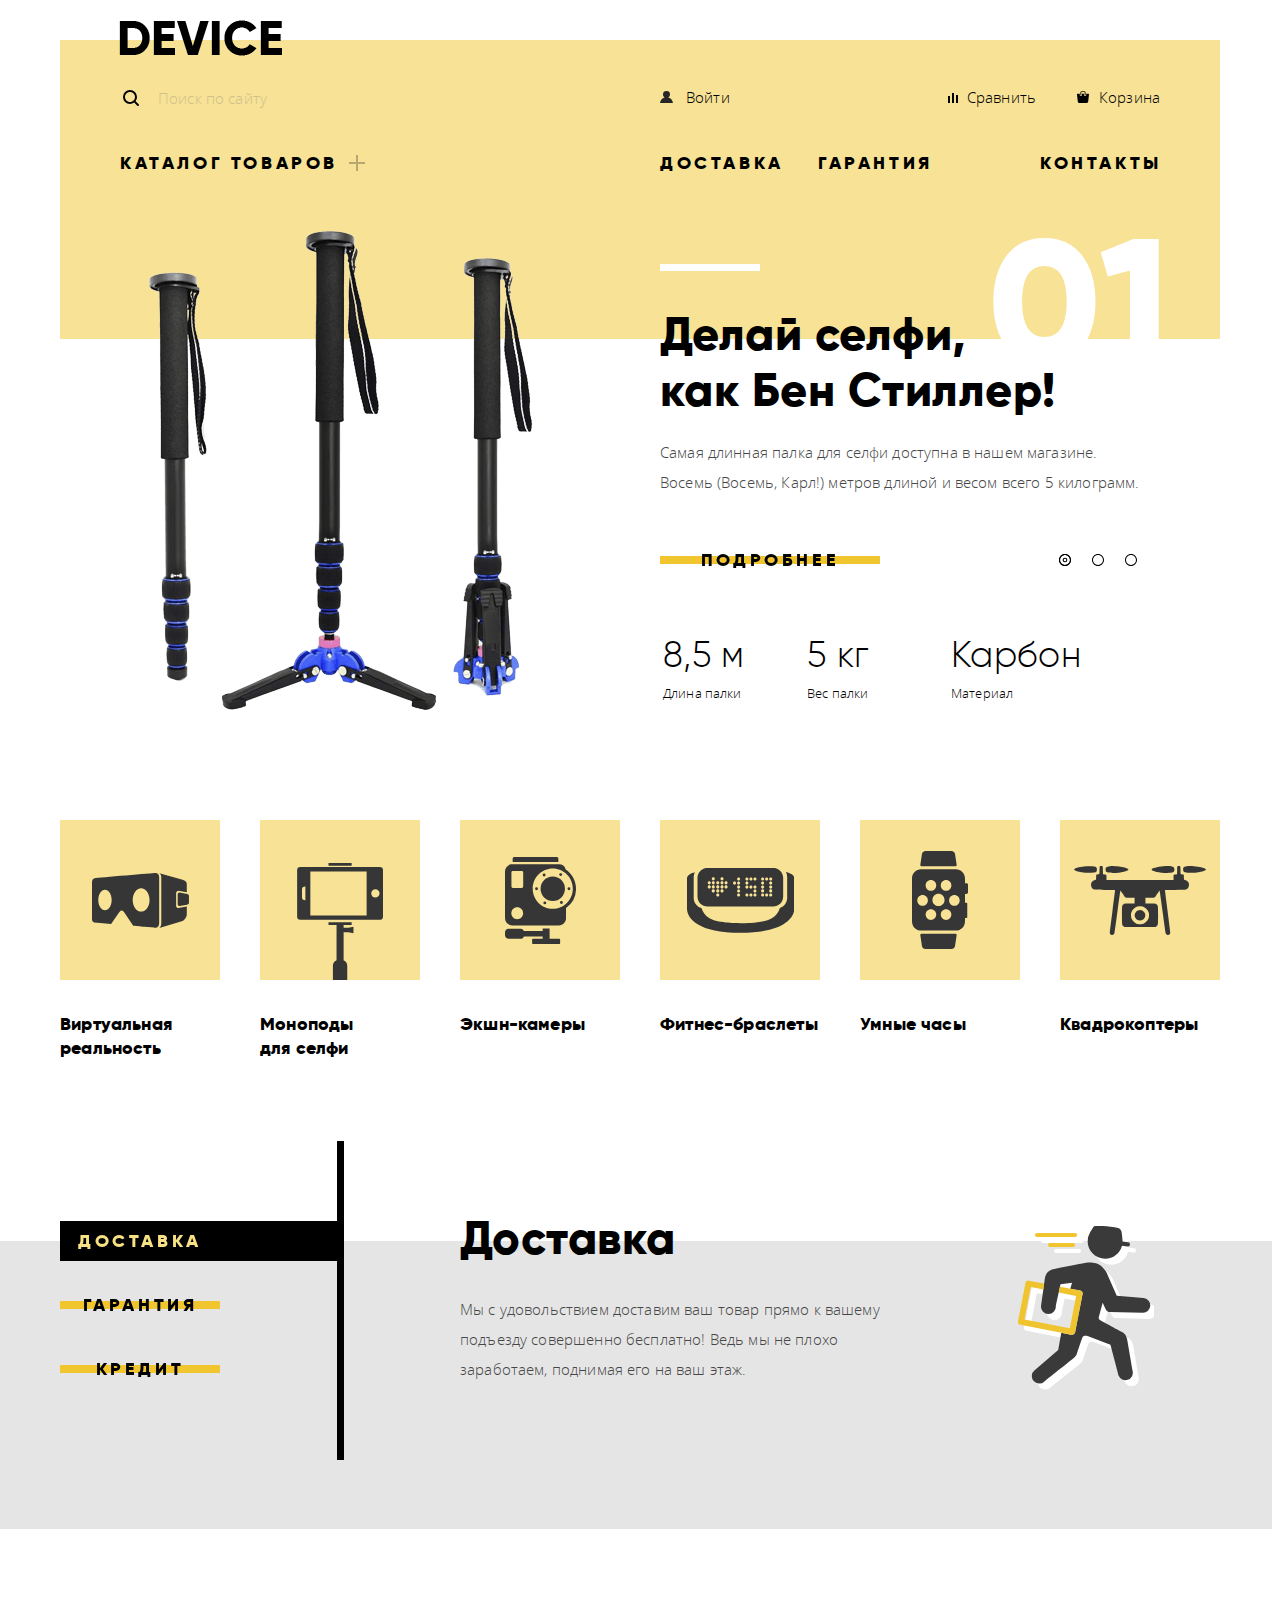
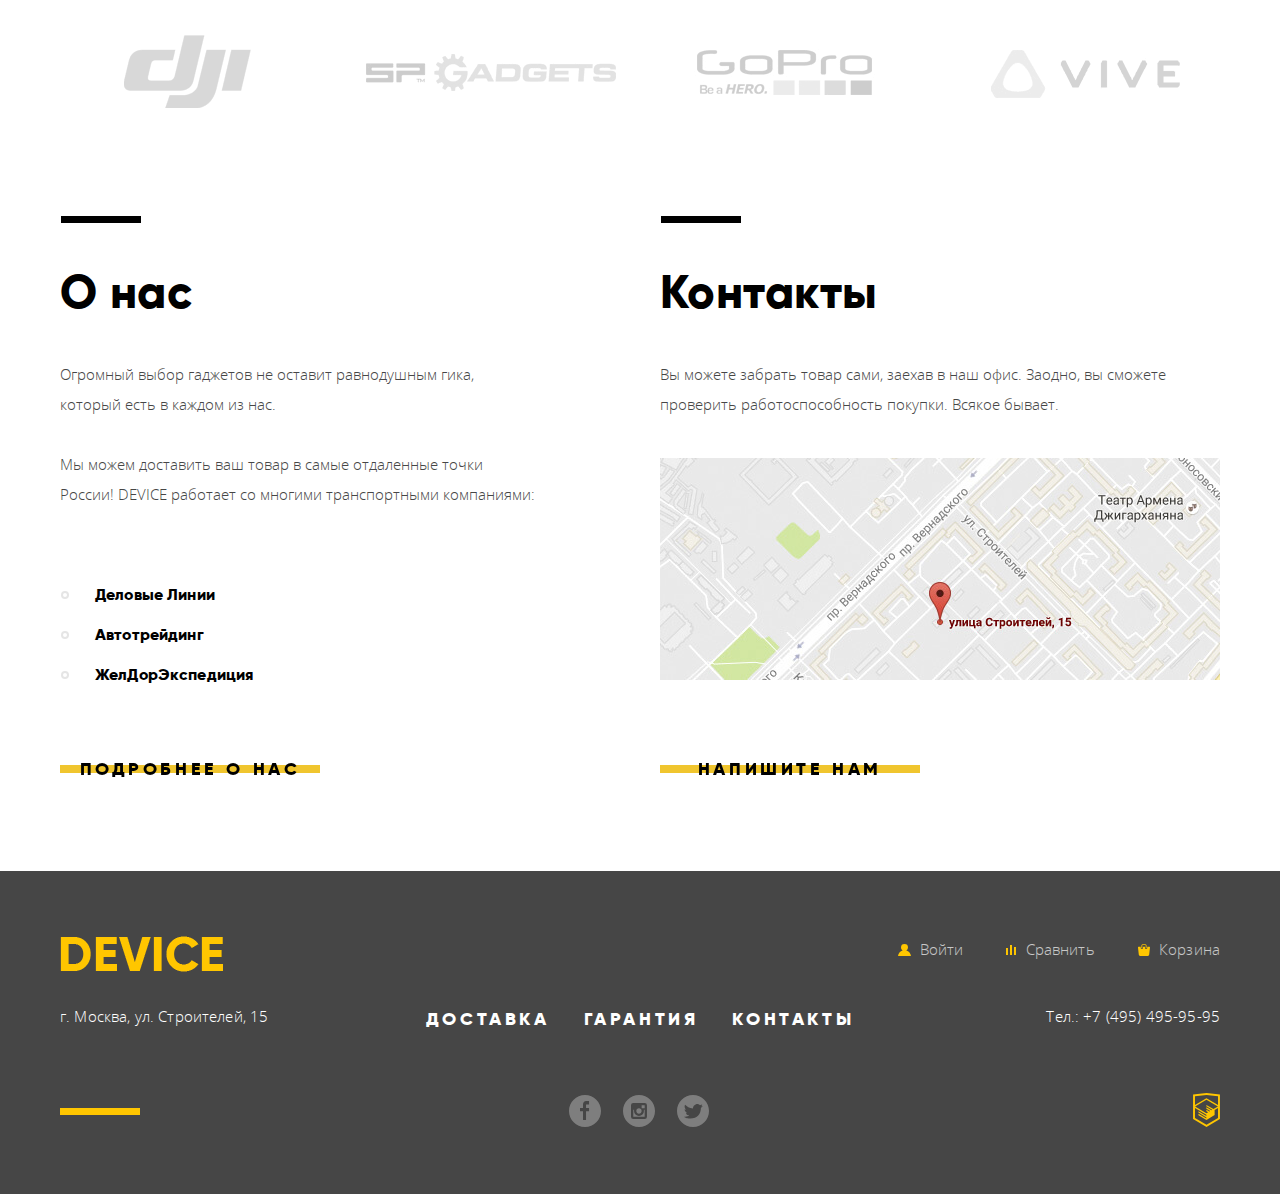
<file: index.html>
<!DOCTYPE html>
<html lang="ru">
  <head>
    <meta charset="utf-8">
    <title>Интернет-магазин DEVICE</title>
    <link rel="stylesheet" href="css/normalize.min.css">
    <link rel="stylesheet" href="css/style.min.css">
  </head>
  <body>
    <div class="container">
      <header class="main-header">
        <a class="main-header-logo">
          <img src="img/device-black-logo.png" width="163" height="36" alt="Логотип компании DEVICE">
        </a>
        <ul class="user-navigation">
          <li>
            <form class="site-search" action="https://echo.htmlacademy.ru" method="post">
              <div class="site-search-item">
                <label for="search" ><span class="visually-hidden">Поиск по сайту</span></label>
                <input id="search" class="site-search-form" type="text" name="search" placeholder="Поиск по сайту">
                <button class="button-search" type="submit">Найти</button>
              </div>
            </form>
          </li>
          <li>
            <a class="user-navigation-input" href="#">Войти</a>
          </li>
          <li>
            <a class="user-navigation-compare" href="#">Сравнить</a>
          </li>
          <li>
            <a class="user-navigation-cart" href="#">Корзина</a>
          </li>
        </ul>
        <nav class="main-navigation">
          <ul class="site-navigation">
            <li class="site-nav-item site-sub-navigation">
              <a class="header-catalog" href="#">Каталог товаров<span class="visually-hidden">+</span></a>
              <div class="sub-navigation">
                <ul class="sub-navigation-list">
                  <li class="sub-nav-item">
                    <a href="#">Виртуальная реальность</a>
                  </li>
                  <li class="sub-nav-item">
                    <a href="catalog.html">Моноподы для селфи</a>
                  </li>
                  <li class="sub-nav-item">
                    <a href="#">Экшн-камеры</a>
                  </li>
                </ul>
                <ul class="sub-navigation-list"> 
                  <li class="sub-nav-item">
                    <a href="#">Фитнес-браслеты</a>
                  </li>
                  <li class="sub-nav-item">
                    <a href="#">Умные часы</a>
                  </li>
                </ul>
                <ul class="sub-navigation-list">  
                  <li class="sub-nav-item">
                    <a href="#">Квадрокоптеры</a>
                  </li>
                </ul>
              </div>
            </li>
            <li class="site-nav-item">
              <a href="#">Доставка</a>
            </li>
            <li class="site-nav-item">
              <a href="#">Гарантия</a>
            </li>
            <li class="site-nav-item">
              <a href="#">Контакты</a>
            </li>
          </ul>
        </nav>
      </header>
    </div>

    <main>
      <div class="container">
        <h1 class="visually-hidden">Магазин DEVICE</h1>
        <section class="promo-slider">
          <h2 class="visually-hidden">Слайдер</h2>
          <input class="visually-hidden" type="radio" id="slide-1" name="toggle" checked>
          <input class="visually-hidden" type="radio" id="slide-2" name="toggle">
          <input class="visually-hidden" type="radio" id="slide-3" name="toggle">
          <div class="slider-controls">
            <label class="slider-controls-item-1" for="slide-1">Первый слайд</label>
            <label class="slider-controls-item-2" for="slide-2">Второй слайд</label>
            <label class="slider-controls-item-3" for="slide-3">Третий слайд</label>
          </div>
          <ul class="promo-slider-list">
            <li class="promo-slider-item">
              <div class="slide-image-wrapper">
                <img src="img/slider-selfie.png" width="384" height="486" alt="Селфи палка">
              </div>
              <div class="slide-info-wrapper">
                <span class="promo-slider-number">01</span>
                <p class="promo-slider-title">Делай селфи,<br>как Бен Стиллер!</p>
                <p class="promo-slider-text">Самая длинная палка для селфи доступна в нашем магазине.</p>
                <p class="promo-slider-text">Восемь (Восемь, Карл!) метров длиной и весом всего 5 килограмм.</p>
                <a class="button button-slider" href="#">Подробнее</a>
                <table class="promo-slider-table">
                  <tr class="promo-slider-table-value">
                    <td>8,5 м</td>
                    <td>5 кг</td>
                    <td>Карбон</td>
                  </tr>
                  <tr>
                    <td>Длина палки</td>
                    <td>Вес палки</td>
                    <td>Материал</td>
                  </tr>
                </table>
              </div>
            </li>
            <li class="promo-slider-item">
              <div class="slide-image-wrapper">
                <img src="img/slider-bracer.png" width="345" height="485" alt="Фитнес-браслет" >
              </div>
              <div class="slide-info-wrapper">
                <span class="promo-slider-number">02</span>
                <p class="promo-slider-title">Худеем<br>правильно!</p>
                <p class="promo-slider-text">Мотивирующие фитнес-браслеты помогут найти в себе силы не пропускать занятия и соблюдать диету</p>
                <a href="#" class="button button-slider">Подробнее</a>
                <table class="promo-slider-table">
                  <tr class="promo-slider-table-value">
                    <td>48 часов</td>
                  </tr>
                  <tr>
                    <td>Без подзарядки</td>
                  </tr>
                </table>
              </div>
            </li>
            <li class="promo-slider-item">
              <div class="slide-image-wrapper">
                <img src="img/slider-quadcopter.png" width="526" height="334" alt="Квадрокоптер">
              </div>
              <div class="slide-info-wrapper">
                <span class="promo-slider-number">03</span>
                <p class="promo-slider-title">Порхает как бабочка, жалит как пчела!</p>
                <p class="promo-slider-text">Этот обычный на первый взгляд квадрокоптер оснащен мощным лазером, замаскированным под стандартную камеру.</p>
                <a href="#" class="button button-slider">Подробнее</a>
                <table class="promo-slider-table">
                  <tr class="promo-slider-table-value">
                    <td>800 м</td>
                    <td>50 м</td>
                  </tr>
                  <tr>
                    <td>Дальность полета</td>
                    <td>Радиус поражения</td>
                  </tr>
                </table>
              </div>
            </li>
          </ul>
        </section> <!-- end .promo-slider -->
      
        <section class="categories">
          <h2 class="visually-hidden">Категории товаров</h2>	
          <ul class="categories-list">
            <li class="categories-item">
              <a class="categories-link" href="#">
                <div class="categories-svg-container">
                  <svg class="categories-link-virtual" xmlns="http://www.w3.org/2000/svg" width="97" height="55" viewBox="0 0 97 55">
                    <g fill="#363636">
                      <path d="M84.131 32.639V20.003c0-1.309 1.045-2.37 2.335-2.37l8.326 1.581V11.02c0-2.355-1.708-3.431-4.202-4.265L67.403.175c1.616 1.391 1.889 2.04 1.889 4.396V49.78c0 2.356-.45 4.066-1.967 5.21l23.265-7.065c2.401-.833 4.202-4.216 4.202-6.572V33.44l-8.326 1.567c-1.29.002-2.335-1.06-2.335-2.368z"/>
                      <path d="M95.129 20.979l-7.598-1.444c-1.008 0-1.824.829-1.824 1.851v9.868c0 1.023.816 1.852 1.824 1.852l7.598-1.431c1.154-.419 1.824-.829 1.824-1.852V22.83c0-1.022-.766-1.507-1.824-1.851zM67.17 4.483c0-5.08-4.232-4.459-4.232-4.459S5.832 4.738 2.838 5.145.001 9.532.001 9.532L0 45.812c0 3.743 2.599 3.753 2.599 3.753l16.477 1.403L27.212 39.3s1.109-1.828 2.505-1.828c1.397 0 2.432 1.861 2.432 1.861l9.061 13.521s18.895 1.909 22.521 1.909c3.626-.001 3.439-5.024 3.439-5.024V4.483zM12.982 37.192c-3.698 0-6.696-4.601-6.696-10.275s2.998-10.275 6.696-10.275c3.698 0 6.696 4.601 6.696 10.275s-2.998 10.275-6.696 10.275zm36.158 1.426c-4.662 0-8.441-5.239-8.441-11.701 0-6.463 3.78-11.702 8.441-11.702 4.662 0 8.442 5.239 8.442 11.702 0 6.462-3.78 11.701-8.442 11.701z"/>
                    </g>
                  </svg>
                </div>
                <p>Виртуальная реальность</p>
              </a>
            </li>
            <li class="categories-item">
              <a class="categories-link" href="catalog.html">
                <div class="categories-svg-container categories-svg-container-bottom">
                  <svg class="categories-link-selfie" xmlns="http://www.w3.org/2000/svg" width="86" height="117" viewBox="0 0 86 117">
                    <g fill="#363636">
                      <path d="M82.821 4.011H3.33A3.188 3.188 0 0 0 .142 7.199v46.413a3.187 3.187 0 0 0 3.188 3.189h79.492a3.188 3.188 0 0 0 3.189-3.189V7.199a3.189 3.189 0 0 0-3.19-3.188zM8.392 37.236h-.226a3.19 3.19 0 0 1-3.189-3.189v-7.283a3.188 3.188 0 0 1 3.189-3.188h.226v13.66zm61.231 15.172H13.341V8.402h56.282v44.006zM78.4 34.552c-2.289 0-4.146-1.855-4.146-4.147s1.856-4.147 4.146-4.147a4.146 4.146 0 1 1 0 8.294zM31.497 0h23.157v2.758H31.497zM46.608 64.861v-2.973h8.046V59.13H31.498v2.758h8.045v35.246a6.068 6.068 0 0 0-3.635 5.559V117h14.335v-14.307a6.062 6.062 0 0 0-3.636-5.557v-27.99h4.796l5.051 1.213v-6.711l-5.051 1.213h-4.795z"/>
                    </g>
                  </svg>
                </div>
                <p>Моноподы</p>
                <p>для селфи</p>
              </a>
            </li>
            <li class="categories-item">
              <a class="categories-link" href="#">
                <div class="categories-svg-container">
                  <svg class="categories-link-camera" xmlns="http://www.w3.org/2000/svg" width="71" height="87" viewBox="0 0 71 87">
                    <g fill="#363636">
                      <path d="M53.349 1.49c0-.736-.578-1.49-1.311-1.49H9.053C8.32 0 7.672.754 7.672 1.49v3.522h45.676V1.49zM54.202 81.809h-9.597V71.426h-6.958v2.507H18.774c-.537-1.254-1.757-2.148-3.181-2.148H3.559C1.642 71.784 0 73.387 0 75.311v3.018c0 1.924 1.642 3.48 3.559 3.48h12.035c1.511 0 2.792-.896 3.269-2.326h18.785v2.326H28.13c-.533 0-1.01.437-1.01.972v3.172c0 .535.478 1.048 1.01 1.048h26.072c.533 0 .93-.513.93-1.048V82.78c0-.535-.397-.971-.93-.971zM60.666 12.39a7.037 7.037 0 0 0-6.771-5.05H7.148C3.25 7.34 0 10.449 0 14.361v46.9c0 3.912 3.25 7.121 7.148 7.121h46.747c3.898 0 7.126-3.209 7.126-7.121V50.915a23.228 23.228 0 0 0 10.001-19.164c-.001-8.079-4.132-15.181-10.356-19.361zM12.238 62.151c-3.259 0-5.901-2.65-5.901-5.921 0-3.27 2.642-5.922 5.901-5.922s5.902 2.652 5.902 5.922c0 3.271-2.643 5.921-5.902 5.921zm5.961-32.605a1.42 1.42 0 0 1-1.418 1.422h-8.94a1.42 1.42 0 0 1-1.418-1.422v-14.16a1.42 1.42 0 0 1 1.418-1.423h8.939a1.42 1.42 0 0 1 1.418 1.423v14.16zm29.563 22.312c-11.076 0-20.057-9.01-20.057-20.123s8.98-20.124 20.057-20.124c11.077 0 20.058 9.01 20.058 20.124s-8.981 20.123-20.058 20.123z"/><ellipse cx="47.762" cy="31.735" rx="12.188" ry="12.229"/>
                      <circle cx="31.562" cy="31.736" r="1.435"/>
                      <circle cx="63.963" cy="31.736" r="1.435"/>
                      <circle cx="39.109" cy="17.994" r="1.435"/>
                      <ellipse cx="56.415" cy="45.476" rx="1.43" ry="1.436"/>
                      <circle cx="55.697" cy="17.565" r="1.435"/>
                      <circle cx="39.828" cy="45.906" r="1.435"/>
                    </g>
                  </svg>
                </div>
                <p>Экшн-камеры</p>
              </a>
            </li>
            <li class="categories-item">
              <a class="categories-link" href="#">
                <div class="categories-svg-container">
                  <svg class="categories-link-bracer" version="1.1" id="Layer_1" xmlns="http://www.w3.org/2000/svg" xmlns:xlink="http://www.w3.org/1999/xlink" x="0px" y="0px" width="107px" height="65px" viewBox="0 0 107 65" enable-background="new 0 0 107 65" xml:space="preserve">
                    <g>
                      <path fill="#363636" d="M98.967,4.074c0.752,1.441,1.209,3.08,1.209,4.818v21.102c0,4.616-3.092,8.527-7.246,9.9
                      c-1.325,3.987-3.778,7.854-8.051,10.432c-8.676,5.231-31.124,4.837-31.198,4.837c-0.078,0-22.513,0.395-31.189-4.837
                      c-4.216-2.545-6.708-6.347-8.042-10.279c-4.418-1.209-7.756-5.251-7.756-10.053V8.893c0-1.688,0.427-3.282,1.139-4.693
                      C4.17,5.109,0,6.918,0,10.434c0,6.243,0,25.687,0,29.983C0,50.668,11.839,64.85,53.657,64.85c41.82,0,53.657-14.182,53.657-24.433
                      c0-4.296,0-23.74,0-29.983C107.313,6.75,102.738,4.94,98.967,4.074z"/>
                      <path fill="#363636" d="M20.561,38.459h65.523c5.564,0,10.074-4.513,10.074-10.077V9.935c0-5.563-4.51-10.075-10.074-10.075H20.561
                      c-5.564,0-10.075,4.511-10.075,10.075v18.447C10.486,33.946,14.997,38.459,20.561,38.459z M83.695,9.468
                      c0.867,0,1.569,0.703,1.569,1.57c0,0.866-0.702,1.569-1.569,1.569s-1.568-0.703-1.568-1.569
                      C82.127,10.17,82.828,9.468,83.695,9.468z M83.695,13.507c0.867,0,1.569,0.703,1.569,1.568c0,0.867-0.702,1.569-1.569,1.569
                      s-1.568-0.702-1.568-1.569C82.127,14.21,82.828,13.507,83.695,13.507z M83.695,17.546c0.867,0,1.569,0.702,1.569,1.569
                      c0,0.866-0.702,1.569-1.569,1.569s-1.568-0.703-1.568-1.569C82.127,18.248,82.828,17.546,83.695,17.546z M83.695,21.373
                      c0.867,0,1.569,0.704,1.569,1.569c0,0.867-0.702,1.568-1.569,1.568s-1.568-0.701-1.568-1.568
                      C82.127,22.076,82.828,21.373,83.695,21.373z M83.695,25.412c0.867,0,1.569,0.702,1.569,1.569c0,0.865-0.702,1.568-1.569,1.568
                      s-1.568-0.704-1.568-1.568C82.127,26.114,82.828,25.412,83.695,25.412z M79.656,9.468c0.867,0,1.568,0.703,1.568,1.57
                      c0,0.866-0.701,1.569-1.568,1.569c-0.865,0-1.568-0.703-1.568-1.569C78.088,10.17,78.791,9.468,79.656,9.468z M79.656,25.412
                      c0.867,0,1.568,0.702,1.568,1.569c0,0.865-0.701,1.568-1.568,1.568c-0.865,0-1.568-0.704-1.568-1.568
                      C78.088,26.114,78.791,25.412,79.656,25.412z M75.619,9.468c0.865,0,1.568,0.703,1.568,1.57c0,0.866-0.703,1.569-1.568,1.569
                      c-0.867,0-1.569-0.703-1.569-1.569C74.05,10.17,74.752,9.468,75.619,9.468z M75.619,13.507c0.865,0,1.568,0.703,1.568,1.568
                      c0,0.867-0.703,1.569-1.568,1.569c-0.867,0-1.569-0.702-1.569-1.569C74.05,14.21,74.752,13.507,75.619,13.507z M75.619,17.546
                      c0.865,0,1.568,0.702,1.568,1.569c0,0.866-0.703,1.569-1.568,1.569c-0.867,0-1.569-0.703-1.569-1.569
                      C74.05,18.248,74.752,17.546,75.619,17.546z M75.619,21.373c0.865,0,1.568,0.704,1.568,1.569c0,0.867-0.703,1.568-1.568,1.568
                      c-0.867,0-1.569-0.701-1.569-1.568C74.05,22.076,74.752,21.373,75.619,21.373z M75.619,25.412c0.865,0,1.568,0.702,1.568,1.569
                      c0,0.865-0.703,1.568-1.568,1.568c-0.867,0-1.569-0.704-1.569-1.568C74.05,26.114,74.752,25.412,75.619,25.412z M67.965,9.468
                      c0.867,0,1.568,0.703,1.568,1.57c0,0.866-0.701,1.569-1.568,1.569s-1.568-0.703-1.568-1.569C66.396,10.17,67.1,9.468,67.965,9.468z
                      M67.965,17.546c0.867,0,1.568,0.702,1.568,1.569c0,0.866-0.701,1.569-1.568,1.569s-1.568-0.703-1.568-1.569
                      C66.396,18.248,67.1,17.546,67.965,17.546z M67.965,21.427c0.867,0,1.568,0.701,1.568,1.568c0,0.865-0.701,1.569-1.568,1.569
                      s-1.568-0.704-1.568-1.569C66.396,22.128,67.1,21.427,67.965,21.427z M67.965,25.412c0.867,0,1.568,0.702,1.568,1.569
                      c0,0.865-0.701,1.568-1.568,1.568s-1.568-0.704-1.568-1.568C66.396,26.114,67.1,25.412,67.965,25.412z M63.926,9.468
                      c0.867,0,1.57,0.703,1.57,1.57c0,0.866-0.703,1.569-1.57,1.569c-0.865,0-1.569-0.703-1.569-1.569
                      C62.356,10.17,63.061,9.468,63.926,9.468z M63.926,17.546c0.867,0,1.57,0.702,1.57,1.569c0,0.866-0.703,1.569-1.57,1.569
                      c-0.865,0-1.569-0.703-1.569-1.569C62.356,18.248,63.061,17.546,63.926,17.546z M63.926,25.412c0.867,0,1.57,0.702,1.57,1.569
                      c0,0.865-0.703,1.568-1.57,1.568c-0.865,0-1.569-0.704-1.569-1.568C62.356,26.114,63.061,25.412,63.926,25.412z M59.888,9.468
                      c0.865,0,1.569,0.703,1.569,1.57c0,0.866-0.704,1.569-1.569,1.569c-0.867,0-1.568-0.703-1.568-1.569
                      C58.319,10.17,59.021,9.468,59.888,9.468z M59.888,13.507c0.865,0,1.569,0.703,1.569,1.568c0,0.867-0.704,1.569-1.569,1.569
                      c-0.867,0-1.568-0.702-1.568-1.569C58.319,14.21,59.021,13.507,59.888,13.507z M59.888,17.546c0.865,0,1.569,0.702,1.569,1.569
                      c0,0.866-0.704,1.569-1.569,1.569c-0.867,0-1.568-0.703-1.568-1.569C58.319,18.248,59.021,17.546,59.888,17.546z M59.888,25.412
                      c0.865,0,1.569,0.702,1.569,1.569c0,0.865-0.704,1.568-1.569,1.568c-0.867,0-1.568-0.704-1.568-1.568
                      C58.319,26.114,59.021,25.412,59.888,25.412z M51.598,9.468c0.867,0,1.569,0.703,1.569,1.57c0,0.866-0.702,1.569-1.569,1.569
                      c-0.867,0-1.568-0.703-1.568-1.569C50.029,10.17,50.731,9.468,51.598,9.468z M51.598,13.507c0.867,0,1.569,0.703,1.569,1.568
                      c0,0.867-0.702,1.569-1.569,1.569c-0.867,0-1.568-0.702-1.568-1.569C50.029,14.21,50.731,13.507,51.598,13.507z M51.598,17.546
                      c0.867,0,1.569,0.702,1.569,1.569c0,0.866-0.702,1.569-1.569,1.569c-0.867,0-1.568-0.703-1.568-1.569
                      C50.029,18.248,50.731,17.546,51.598,17.546z M51.598,21.427c0.867,0,1.569,0.701,1.569,1.568c0,0.865-0.702,1.569-1.569,1.569
                      c-0.867,0-1.568-0.704-1.568-1.569C50.029,22.128,50.731,21.427,51.598,21.427z M51.598,25.412c0.867,0,1.569,0.702,1.569,1.569
                      c0,0.865-0.702,1.568-1.569,1.568c-0.867,0-1.568-0.704-1.568-1.568C50.029,26.114,50.731,25.412,51.598,25.412z M47.559,13.507
                      c0.867,0,1.568,0.703,1.568,1.568c0,0.867-0.701,1.569-1.568,1.569s-1.569-0.702-1.569-1.569
                      C45.99,14.21,46.691,13.507,47.559,13.507z M39.057,13.295c0.865,0,1.569,0.703,1.569,1.568c0,0.867-0.704,1.569-1.569,1.569
                      c-0.867,0-1.571-0.703-1.571-1.569C37.486,13.998,38.189,13.295,39.057,13.295z M39.057,17.333c0.865,0,1.569,0.703,1.569,1.57
                      c0,0.866-0.704,1.57-1.569,1.57c-0.867,0-1.571-0.704-1.571-1.57C37.486,18.036,38.189,17.333,39.057,17.333z M35.018,9.255
                      c0.865,0,1.568,0.703,1.568,1.57c0,0.866-0.704,1.568-1.568,1.568c-0.867,0-1.569-0.703-1.569-1.568
                      C33.449,9.958,34.15,9.255,35.018,9.255z M35.018,13.295c0.865,0,1.568,0.703,1.568,1.568c0,0.867-0.704,1.569-1.568,1.569
                      c-0.867,0-1.569-0.703-1.569-1.569C33.449,13.998,34.15,13.295,35.018,13.295z M35.018,17.333c0.865,0,1.568,0.703,1.568,1.57
                      c0,0.866-0.704,1.57-1.568,1.57c-0.867,0-1.569-0.704-1.569-1.57C33.449,18.036,34.15,17.333,35.018,17.333z M35.018,21.373
                      c0.865,0,1.568,0.704,1.568,1.569c0,0.867-0.704,1.568-1.568,1.568c-0.867,0-1.569-0.701-1.569-1.568
                      C33.449,22.076,34.15,21.373,35.018,21.373z M30.764,13.295c0.867,0,1.569,0.703,1.569,1.568c0,0.867-0.702,1.569-1.569,1.569
                      c-0.867,0-1.568-0.703-1.568-1.569C29.196,13.998,29.897,13.295,30.764,13.295z M30.764,17.333c0.867,0,1.569,0.703,1.569,1.57
                      c0,0.866-0.702,1.57-1.569,1.57c-0.867,0-1.568-0.704-1.568-1.57C29.196,18.036,29.897,17.333,30.764,17.333z M30.764,21.373
                      c0.867,0,1.569,0.704,1.569,1.569c0,0.867-0.702,1.568-1.569,1.568c-0.867,0-1.568-0.701-1.568-1.568
                      C29.196,22.076,29.897,21.373,30.764,21.373z M30.764,25.412c0.867,0,1.569,0.702,1.569,1.569c0,0.865-0.702,1.568-1.569,1.568
                      c-0.867,0-1.568-0.704-1.568-1.568C29.196,26.114,29.897,25.412,30.764,25.412z M26.3,9.255c0.867,0,1.571,0.703,1.571,1.57
                      c0,0.866-0.704,1.568-1.571,1.568c-0.865,0-1.569-0.703-1.569-1.568C24.731,9.958,25.435,9.255,26.3,9.255z M26.3,13.295
                      c0.867,0,1.571,0.703,1.571,1.568c0,0.867-0.704,1.569-1.571,1.569c-0.865,0-1.569-0.703-1.569-1.569
                      C24.731,13.998,25.435,13.295,26.3,13.295z M26.3,17.333c0.867,0,1.571,0.703,1.571,1.57c0,0.866-0.704,1.57-1.571,1.57
                      c-0.865,0-1.569-0.704-1.569-1.57C24.731,18.036,25.435,17.333,26.3,17.333z M26.3,21.373c0.867,0,1.571,0.704,1.571,1.569
                      c0,0.867-0.704,1.568-1.571,1.568c-0.865,0-1.569-0.701-1.569-1.568C24.731,22.076,25.435,21.373,26.3,21.373z M22.263,13.295
                      c0.865,0,1.569,0.703,1.569,1.568c0,0.867-0.704,1.569-1.569,1.569c-0.867,0-1.569-0.703-1.569-1.569
                      C20.694,13.998,21.396,13.295,22.263,13.295z M22.263,17.333c0.865,0,1.569,0.703,1.569,1.57c0,0.866-0.704,1.57-1.569,1.57
                      c-0.867,0-1.569-0.704-1.569-1.57C20.694,18.036,21.396,17.333,22.263,17.333z"/>
                    </g>
                  </svg>
                </div>
                <p>Фитнес-браслеты</p>
              </a>
            </li>
            <li class="categories-item">
              <a class="categories-link" href="#">
                <div class="categories-svg-container">
                  <svg class="categories-link-watch" xmlns="http://www.w3.org/2000/svg" width="56" height="98" viewBox="0 0 56 98">
                    <g fill="#363636">
                      <path d="M54.494 32.197h-1.515v-4.64c0-5.052-4.087-9.186-9.082-9.186H9.082C4.086 18.372 0 22.505 0 27.557v42.868c0 5.052 4.087 9.185 9.083 9.185h34.815c4.995 0 9.082-4.133 9.082-9.185V67.01h1.515a.764.764 0 0 0 .757-.764V52.467a.765.765 0 0 0-.757-.766H52.98v-8.788h1.515c.832 0 1.514-.688 1.514-1.531v-7.654a1.529 1.529 0 0 0-1.515-1.531zm-20.412-3.109c2.926 0 5.299 2.398 5.299 5.358s-2.373 5.358-5.299 5.358-5.298-2.398-5.298-5.358 2.372-5.358 5.298-5.358zm-15.137 0c2.925 0 5.298 2.398 5.298 5.358s-2.373 5.358-5.298 5.358c-2.926 0-5.298-2.398-5.298-5.358s2.372-5.358 5.298-5.358zM5.297 49.397c0-2.959 2.371-5.358 5.298-5.358 2.926 0 5.298 2.399 5.298 5.358 0 2.959-2.373 5.358-5.298 5.358-2.927.001-5.298-2.399-5.298-5.358zm13.648 19.497c-2.926 0-5.298-2.398-5.298-5.358s2.372-5.358 5.298-5.358c2.925 0 5.298 2.398 5.298 5.358s-2.373 5.358-5.298 5.358zm1.49-19.903c0-3.382 2.711-6.124 6.055-6.124s6.055 2.742 6.055 6.124-2.711 6.124-6.055 6.124c-3.344-.001-6.055-2.742-6.055-6.124zm13.647 19.903c-2.926 0-5.298-2.398-5.298-5.358s2.372-5.358 5.298-5.358 5.299 2.398 5.299 5.358-2.373 5.358-5.299 5.358zm8.302-14.138c-2.927 0-5.298-2.399-5.298-5.358 0-2.959 2.371-5.358 5.298-5.358 2.926 0 5.298 2.399 5.298 5.358 0 2.958-2.372 5.358-5.298 5.358zM9.646 15.31h33.687c.843 0 1.432-.681 1.306-1.514L43.023 3.028l-.002-.002C42.771 1.362 41.189 0 39.506 0H13.474c-1.686 0-3.268 1.362-3.517 3.028L8.342 13.795c-.125.833.461 1.515 1.304 1.515zM43.333 82.671H9.646c-.843 0-1.429.683-1.304 1.516l1.615 10.767c.25 1.666 1.832 3.028 3.516 3.028h26.032c1.684 0 3.266-1.362 3.517-3.026v-.002l1.615-10.767c.128-.833-.461-1.516-1.304-1.516z"/>
                    </g>
                  </svg>
                </div>
                <p>Умные часы</p>
              </a>
            </li>
            <li class="categories-item">
              <a class="categories-link" href="#">
                <div class="categories-svg-container">
                  <svg class="categories-link-quadcopter" xmlns="http://www.w3.org/2000/svg" width="132" height="69" viewBox="0 0 132 69">
                    <g fill="#363636">
                      <path d="M12.052.258C6.507.745 1.838 1.85.575 2.93c-.722.616-.722.616-.232 1.156.644.72 3.713 1.645 7.247 2.237 3.998.668 12.51.693 13.724.051 1.211-.668 1.624-1.414 1.624-2.981 0-1.619-.62-2.416-2.218-2.853C19.274.154 14.94 0 12.052.258zM25.774.488c-.129.283-.258 2.108-.258 4.112 0 4.061.155 3.778-2.192 3.933l-1.03.077-.13 2.545-.129 2.544-1.186.283c-2.58.668-4 2.595-3.792 5.294.128 1.927 1.03 3.341 2.579 4.087 1.109.513 1.47.538 11.246.538 5.545 0 10.137.079 10.188.18.051.13-1.11 9.408-2.58 20.64-1.444 11.23-2.682 20.997-2.708 21.666-.051 1.617.826 2.62 2.348 2.62 1.237 0 2.012-.64 2.321-1.9.13-.514 1.496-10.334 3.018-21.822 1.522-11.463 2.863-20.869 2.94-20.869.104 0 1.084 1.413 2.193 3.136 2.94 4.626 2.399 4.317 7.635 4.317h4.359v5.63l-5.133.077c-4.72.077-5.21.127-5.881.615-1.573 1.157-1.625 1.415-1.625 10.977 0 9.534.026 9.792 1.522 11.05l.851.695H81.695l.851-.696c1.496-1.257 1.52-1.515 1.52-11.05 0-9.56-.05-9.819-1.622-10.976-.671-.488-1.161-.538-5.882-.615l-5.132-.077v-5.63h4.36c5.234 0 4.693.309 7.633-4.317 1.11-1.723 2.09-3.136 2.194-3.136.076 0 1.418 9.406 2.94 20.869 1.522 11.488 2.889 21.308 3.018 21.821.31 1.26 1.082 1.902 2.321 1.902 1.521 0 2.4-1.004 2.347-2.621-.026-.67-1.264-10.436-2.71-21.666-1.468-11.232-2.63-20.51-2.577-20.64.05-.101 4.641-.18 10.19-.18 9.774 0 10.135-.025 11.243-.538 1.548-.746 2.45-2.16 2.58-4.087.206-2.699-1.212-4.626-3.792-5.294l-1.187-.283-.127-2.544-.13-2.545-1.031-.077c-2.347-.155-2.194.128-2.194-3.933 0-2.004-.128-3.829-.257-4.112-.206-.36-.543-.488-1.367-.488-.619 0-1.238.128-1.42.309-.206.205-.31 1.465-.31 3.932 0 2.467-.102 3.727-.309 3.932-.18.18-.901.308-1.65.308-1.625 0-1.65.052-1.65 3.11v2.287H32.48v-2.287c0-3.058-.024-3.11-1.65-3.11-.748 0-1.47-.129-1.65-.308-.207-.205-.31-1.465-.31-3.932 0-2.467-.103-3.727-.31-3.932-.18-.18-.8-.309-1.418-.309-.825 0-1.16.128-1.368.488zm42.843 40.12c2.889.899 5.392 3.393 6.166 6.168.439 1.543.31 4.216-.284 5.784-.696 1.875-2.685 4.01-4.565 4.935-1.29.642-1.754.719-3.921.719s-2.631-.077-3.92-.719c-1.885-.926-3.87-3.06-4.567-4.935-.592-1.568-.722-4.24-.283-5.784.748-2.723 3.25-5.27 6.061-6.168 2.012-.642 3.3-.642 5.313 0z"/>
                      <path d="M63.794 44.438c-2.037.925-3.507 3.649-3.069 5.73.774 3.677 4.823 5.553 7.996 3.702 1.985-1.158 2.99-3.547 2.45-5.783-.568-2.39-2.734-4.138-5.158-4.138-.646 0-1.626.232-2.22.489zM36.092.154c-3.92.668-4.513 1.131-4.513 3.444 0 1.825.463 2.416 2.268 2.956 1.55.462 7.172.514 10.5.128 6.86-.822 11.321-2.544 9.698-3.752-1.265-.9-4.902-1.876-9.054-2.39-2.475-.308-7.996-.54-8.9-.386zM89.484.258C83.165.848 77.62 2.339 77.62 3.444c0 1.722 7.84 3.47 15.63 3.495 5.804 0 7.196-.642 7.196-3.34 0-1.825-.619-2.622-2.373-3.085C96.423.103 92.398 0 89.484.258zM112.776.283c-1.78.231-3.018.77-3.43 1.491-.387.77-.31 2.904.154 3.572.928 1.31 1.652 1.465 7.068 1.465 3.661 0 5.802-.129 7.867-.488 3.534-.592 6.603-1.517 7.248-2.237.49-.54.49-.54-.233-1.156-1.34-1.13-5.958-2.185-11.916-2.672-3.481-.283-4.488-.283-6.758.025z"/>
                    </g>
                  </svg>
                </div>
                <p>Квадрокоптеры</p>
              </a>
            </li>
          </ul>
        </section> <!-- end .categories -->

        <section class="services">
          <h2 class="visually-hidden">Услуги</h2>
          <div class="services-wrapper">
            <input class="visually-hidden" type="radio" id="services-slide-1" name="toggle-slider" checked>
            <input class="visually-hidden" type="radio" id="services-slide-2" name="toggle-slider">
            <input class="visually-hidden" type="radio" id="services-slide-3" name="toggle-slider">
            <ul class="services-slider-control">
              <li>
                <label class="button button-services button-services-1" for="services-slide-1" >Доставка</label>	
              </li>
              <li>
                <label class="button button-services button-services-2" for="services-slide-2">Гарантия</label>
              </li>
              <li>
                <label class="button button-services button-services-3" for="services-slide-3">Кредит</label>
              </li>
            </ul>
            <ul class="services-slider-list">
              <li class="services-slider-item">
                <h3>Доставка</h3>
                <p class="services-slider-delivery">Мы с удовольствием доставим ваш товар прямо к вашему подъезду совершенно бесплатно! Ведь мы не плохо заработаем, поднимая его на ваш этаж.</p>
              </li>
              <li class="services-slider-item">
                <h3>Гарантия</h3>
                <p class="services-slider-warranty" >Если из-за возгорания купленного товара у вас сгорит дом - не переживайте, мы выдадим вам новый.</p>
                <p>Товар, не дом, конечно же.</p>
              </li>
              <li class="services-slider-item">
                <h3>Кредит</h3>
                <p class="services-slider-credit" >Залезть в долговую яму стало проще! Кредитные консультанты подберут для вас наиболее выгодные условия кредита. Выгодные для нашего банка, разумеется.</p>
              </li>
            </ul>
          </div>
        </section> <!-- end .services -->

        <section class="brands">
          <h2 class="visually-hidden">Бренды</h2>	
          <ul class="brands-list">
            <li class="brand-name dji-logo">
              <a class="brands-link" href="#"></a>
            </li>
            <li class="brand-name spgadjets-logo">
              <a class="brands-link" href="#">
              </a>
            </li>
            <li class="brand-name gopro-logo">
              <a class="brands-link" href="#">
              </a>
            </li>  
            <li class="brand-name vive-logo">
              <a class="brands-link" href="#">
              </a>
            </li>
          </ul>
        </section> <!-- end .brands -->

        <section class="company-info">
          <h2 class="visually-hidden">Информация о компании</h2>
          <section class="about-us">
            <h3>О нас</h3>
            <p>Огромный выбор гаджетов не оставит равнодушным гика, который есть в каждом из нас.</p>
            <p>Мы можем доставить ваш товар в самые отдаленные точки России! DEVICE работает со многими транспортными компаниями:</p>
            <ul class="about-us-list">
              <li>Деловые Линии</li>
              <li>Автотрейдинг</li>
              <li>ЖелДорЭкспедиция</li>
            </ul>
            <button class="button button-company-info">Подробнее о нас</button>
          </section>
          <section class="our-contacts">
            <h3>Контакты</h3>
            <p>Вы можете забрать товар сами, заехав в наш офис. Заодно, вы сможете проверить работоспособность покупки. Всякое бывает.</p>
            <a class="our-contacts-item contacts-button-map" href="#">
              <img src="img/map.jpg"  width="560" height="222" alt="Карта проезда">
            </a>
            <a class="button button-company-info feedback" href="write-us.html">
              Напишите нам
            </a>   
          </section>
        </section>
      </div>
    </main>
   
    <footer class="main-footer">
      <div class="container">
        <div class="footer-wrapper">
          <a class="footer-logo">
            <img src="img/device-yellow-logo.png"  width="163" height="36" alt="Логотип компании DEVICE">
          </a>
          <ul class="footer-user-navigation">
            <li>
              <a class="footer-user-link" href="#">
                <svg xmlns="http://www.w3.org/2000/svg" width="13" height="12" viewBox="0 0 13 12">
                  <path d="M.032 12h12.937c-.163-2.643-2.074-4.837-4.671-5.543a3.47 3.47 0 0 0 1.687-2.972 3.485 3.485 0 0 0-6.97 0c0 1.264.68 2.361 1.688 2.972C2.106 7.163.194 9.357.032 12z"/>
                </svg>
                <span>Войти</span>
              </a>
            </li>
            <li>
              <a class="footer-user-link" href="#">
                <svg xmlns="http://www.w3.org/2000/svg" width="10" height="10" viewBox="0 0 10 10">
                  <path d="M8 2h1.984v8H8zM0 3h1.984v7H0zM4 0h2v10H4z"/>
                </svg>
                <span>Сравнить</span>
              </a>
            </li>
            <li>
              <a class="footer-user-link" href="#">
                <svg xmlns="http://www.w3.org/2000/svg" width="12" height="12" viewBox="0 0 12 12">
                  <path d="M11.864 3.017a.429.429 0 0 0-.327-.154H9.225V4.09c0 .563-.484 1.022-1.08 1.022-.594 0-1.078-.458-1.078-1.022V2.863H4.909V4.09c0 .563-.485 1.022-1.08 1.022-.595 0-1.078-.458-1.078-1.022V2.863H.438a.43.43 0 0 0-.327.154.472.472 0 0 0-.108.358l.776 7.134c.015.806.642 1.455 1.411 1.455h7.595c.77 0 1.396-.649 1.411-1.455l.776-7.134a.476.476 0 0 0-.108-.358z"/>
                  <path d="M3.829 4.499c.239 0 .433-.184.433-.409V1.84c0-.632.672-1.022 1.295-1.022h1.079c.655 0 1.078.401 1.078 1.022v2.25c0 .225.194.409.431.409.239 0 .433-.184.433-.409V1.84C8.577.773 7.761 0 6.636 0H5.557c-1.19 0-2.159.826-2.159 1.84v2.25c0 .225.194.409.431.409z"/>
                </svg>
                <span>Корзина</span>
              </a>
            </li>
          </ul>
          <address class="our-address">г. Москва, ул. Строителей, 15</address>
          <ul class="footer-navigation">
            <li>
              <a href="#">Доставка</a>
            </li>
            <li>
              <a href="#">Гарантия</a>
            </li>
            <li>
              <a href="#">Контакты</a>
            </li>
          </ul>
          <a href="tel:+74954959595" class="company-phone">Тел.: +7 (495) 495-95-95</a>
          <ul class="social-list">
            <li>
              <a class="social-button button-facebook" href="https://facebook.com/">
                <span class="visually-hidden">Фейсбук</span>
              </a>
            </li>
            <li>
              <a class="social-button button-instagram" href="https://instagram.com/">
                <span class="visually-hidden">Инстаграмм</span>
              </a>
            </li>
            <li>
              <a class="social-button button-twitter" href="https://twitter.com/">
                <span class="visually-hidden">Твиттер</span>
              </a>
            </li>
          </ul>
          <a class="academy-logo" href="https://htmlacademy.ru/intensive/htmlcss">
            <img src="img/icons/htmlacademy-logo.svg" width="27" height="34" alt="HTML Academy">
          </a>
        </div>
      </div>
    </footer>
        
      <section class="write-to-us">
        <h3 class="visually-hidden">Форма обратной связи</h3>
        <form class="write-to-us-form" action="https://echo.htmlacademy.ru" method="post">
          <button class="modal-close" type="button">
            <span class="visually-hidden">Закрыть окно</span>
          </button>
          <div class="write-to-us-item modal-username">
            <label for="name">Ваше имя:</label>
            <input id="name" class="form-user-name" type="text" name="name" placeholder="Имя Фамилия">
          </div>
          <div class="write-to-us-item">
            <label for="e-mail">Ваш e-mail:</label>
            <input id="e-mail" type="email" name="e-mail" placeholder="email@example.com">
          </div>
          <div class="write-to-us-item write-to-us-item-full">
            <label for="comment">Текст письма:</label>
            <textarea id="comment" name="comment" placeholder="В свободной форме"></textarea>
          </div>
          <button class="button button-send" type="submit">Отправить</button>
        </form>
      </section>

      <section class="popup-map">
        <h3 class="visually-hidden">Карта проезда</h3>
        <button class="modal-close">
          <span class="visually-hidden">Закрыть окно</span>
        </button>
        <iframe src="https://www.google.com/maps/embed?pb=!1m18!1m12!1m3!1d3180.7117841857234!2d37.52810541352482!3d55.687199231571704!2m3!1f0!2f0!3f0!3m2!1i1024!2i768!4f13.1!3m3!1m2!1s0x46b54cf65f5c8955%3A0x694710ccd55501e!2z0YPQuy4g0KHRgtGA0L7QuNGC0LXQu9C10LksIDE1LCDQnNC-0YHQutCy0LAsIDExOTMxMQ!5e0!3m2!1sru!2sru!4v1530275274602" width="960" height="560" allowfullscreen></iframe>
        <p>
          <img src="img/map-big.png" width="960" height="560" alt="Улица Строителей, дом 15">
        </p>
      </section>

      <script src="js/script.min.js"></script>
  </body>
</html>
</file>
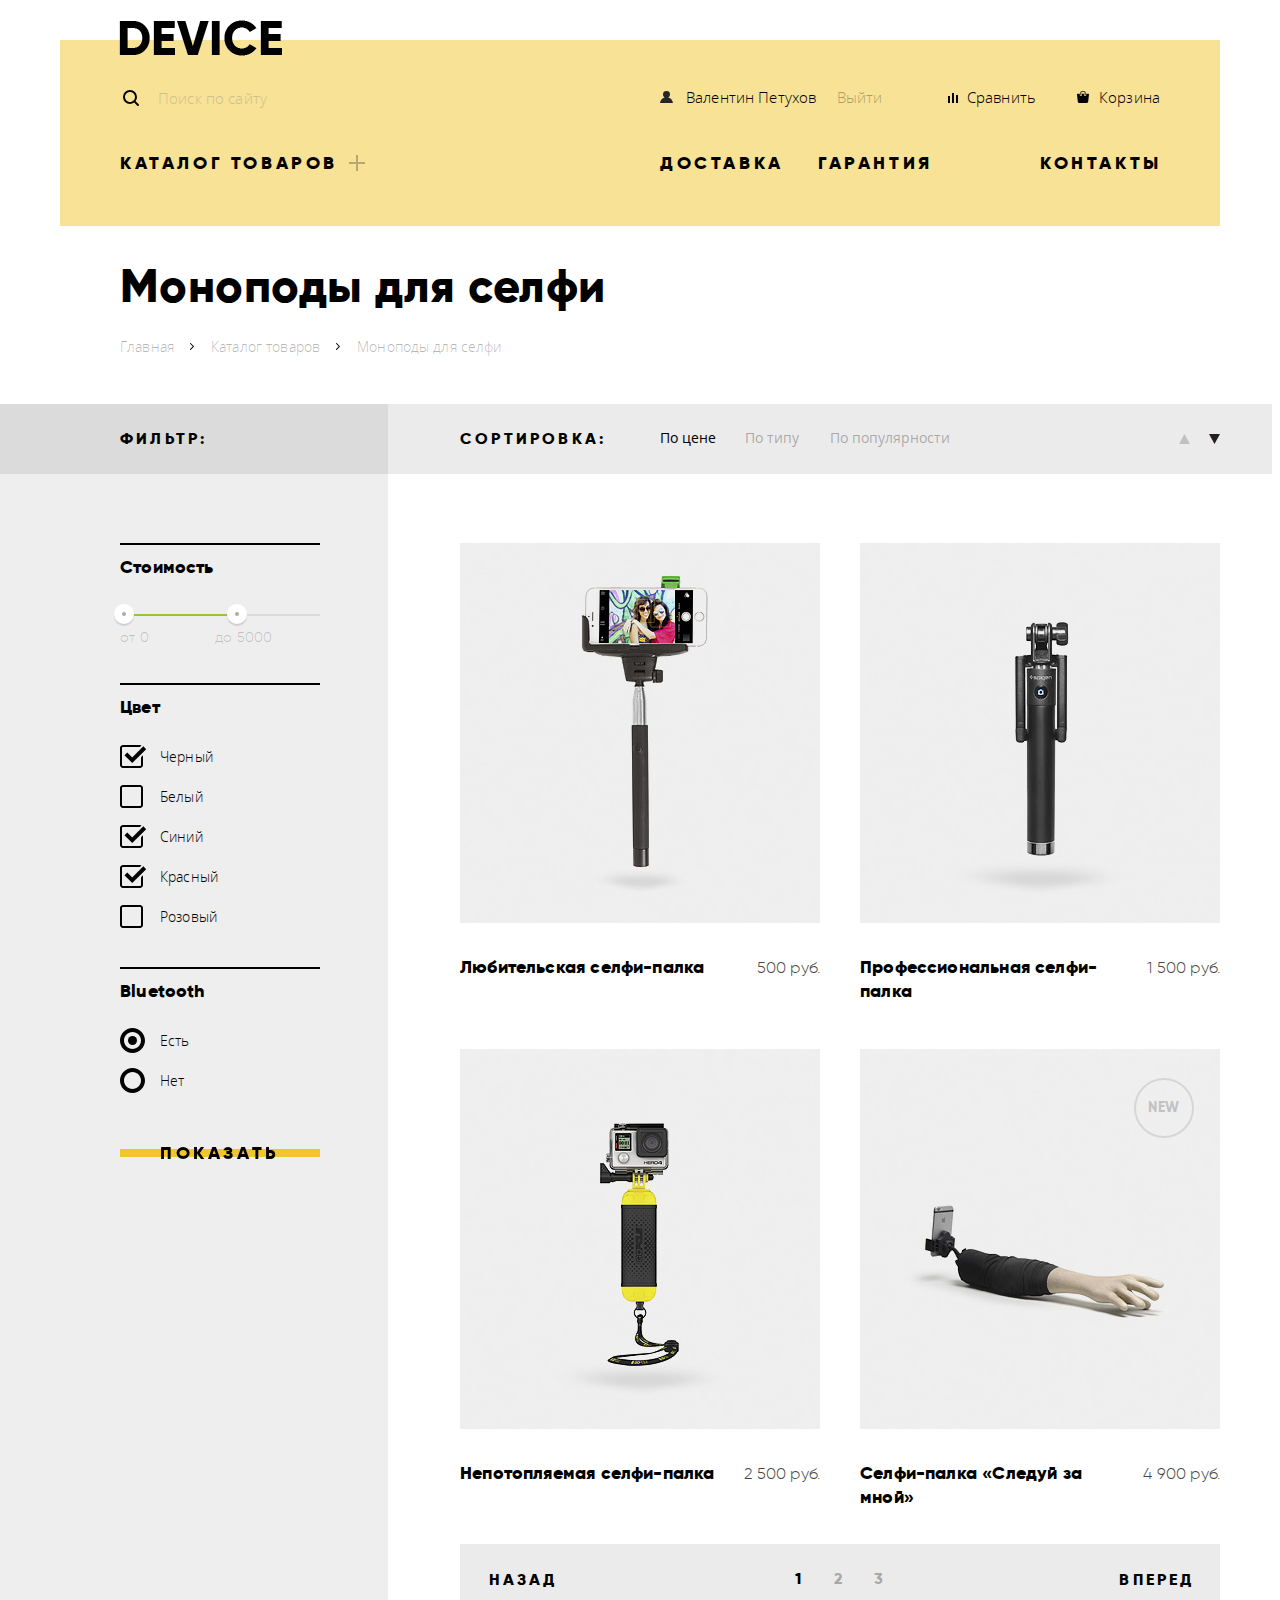
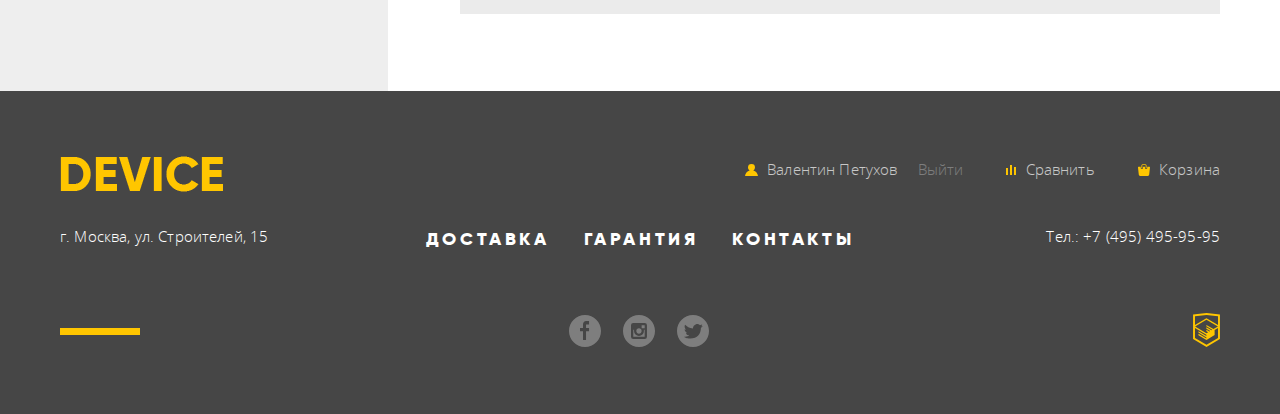
<file: catalog.html>
<!DOCTYPE html>
<html lang="ru">
  <head>
    <meta charset="utf-8">
    <title>Моноподы для селфи | Интернет-магазин DEVICE</title>
    <link rel="stylesheet" href="css/normalize.min.css">
    <link rel="stylesheet" href="css/style.min.css">
  </head>
  <body class="inner-page">
    <div class="container">
      <header class="main-header">
        <a class="main-header-logo" href="index.html">
          <img src="img/device-black-logo.png" width="163" height="36" alt="Логотип компании DEVICE">
        </a>
        <ul class="user-navigation">
          <li>
            <form class="site-search" action="https://echo.htmlacademy.ru" method="post">
              <div class="site-search-item">
                <label for="search" ><span class="visually-hidden">Поиск по сайту</span></label>
                <input id="search" class="site-search-form" type="text" name="search" placeholder="Поиск по сайту">
                <button class="button-search" type="submit">Найти</button>
              </div>
            </form>
          </li>
          <li>
            <a class="user-navigation-input" href="#">Валентин Петухов</a>
            <a class="user-navigation-output" href="#">Выйти</a>
          </li>
          <li>
            <a class="user-navigation-compare" href="#">Сравнить</a>
          </li>
          <li>
            <a class="user-navigation-cart" href="#">Корзина</a>
          </li>
        </ul>
        <nav class="main-navigation">
          <ul class="site-navigation">
            <li class="site-nav-item site-sub-navigation">
              <a class="header-catalog" href="#">Каталог товаров<span class="visually-hidden">+</span></a>
              <div class="sub-navigation">
                <ul class="sub-navigation-list">
                  <li class="sub-nav-item">
                    <a href="#">Виртуальная реальность</a>
                  </li>
                  <li class="sub-nav-item">
                    Моноподы для селфи
                  </li>
                  <li class="sub-nav-item">
                    <a href="#">Экшн-камеры</a>
                  </li>
                 </ul>
                <ul class="sub-navigation-list"> 
                  <li class="sub-nav-item">
                    <a href="#">Фитнес-браслеты</a>
                  </li>
                  <li class="sub-nav-item">
                    <a href="#">Умные часы</a>
                  </li>
                </ul>
                <ul class="sub-navigation-list">  
                  <li class="sub-nav-item">
                    <a href="#">Квадрокоптеры</a>
                  </li>
                </ul>
              </div>
            </li>
            <li class="site-nav-item">
              <a href="#">Доставка</a>
            </li>
            <li class="site-nav-item">
              <a href="#">Гарантия</a>
            </li>
            <li class="site-nav-item">
              <a href="#">Контакты</a>
            </li>
          </ul>
        </nav>
      </header>
    </div>

    <main class="container">
      <div class="container">
        <div class="title-wrapper">
          <h1 class="page-title">Моноподы для селфи</h1>
          <ol class="breadcrumbs">
            <li>
              <a href="index.html">Главная</a>
            </li>
            <li>
              <a href="#">Каталог товаров</a>
            </li>
            <li class="breadcrumbs-current">Моноподы для селфи</li>
          </ol>
        </div>
        <div class="main-wrapper">
        
        <section class="filters">
          <h2 class="visually-hidden">Фильтр товаров</h2>
          <div class="filter-title-wrapper">
            <h3 class="filter-title">Фильтр:</h3>
          </div>
          <form class="filter-form" action="https://echo.htmlacademy.ru" method="post">
            <fieldset class="filter-fieldset">
              <legend class="filter-legend">Стоимость</legend>
              <div class="filter-price-item">
                <div class="range-controls">
                  <div class="scale">
                    <div class="bar"></div>
                  </div>
                  <button class="toggle toggle-min" type="button"></button>
                  <button class="toggle toggle-max" type="button"></button>
                </div>
                <div class="price-control">
                  <label class="min-price">от<input type="text" name="min-price" value="0"></label>
                  <label class="max-price">до<input type="text" name="max-price" value="5000"></label>
                </div>
              </div>
            </fieldset>
            <fieldset class="filter-fieldset">
              <legend class="filter-legend">Цвет</legend>
              <ul class="filter-list">
                <li class="filter-item">
                  <input id="checkbox-color-black" class="filter-item-input checkbox-item visually-hidden" type="checkbox" name="color" value="black" checked>
                  <label class="checkbox-color" for="checkbox-color-black">
                    Черный
                  </label>
                  <span class="checkbox-indicator"></span>
                </li>
                <li class="filter-item">
                  <input id="checkbox-color-white" class="filter-item-input checkbox-item visually-hidden" type="checkbox" name="color" value="white">
                  <label class="checkbox-color" for="checkbox-color-white">
                    Белый
                  </label>
                  <span class="checkbox-indicator"></span>
                </li>
                <li class="filter-item">
                  <input id="checkbox-color-blue" class="filter-item-input checkbox-item visually-hidden" type="checkbox" name="color" value="blue" checked>
                  <label class="checkbox-color" for="checkbox-color-blue">
                    Синий
                  </label>
                  <span class="checkbox-indicator"></span>
                </li>
                <li class="filter-item">
                  <input id="checkbox-color-red" class="filter-item-input checkbox-item visually-hidden" type="checkbox" name="color" value="red" checked>
                  <label class="checkbox-color" for="checkbox-color-red">
                    Красный
                  </label>
                  <span class="checkbox-indicator"></span>
                </li>
                <li class="filter-item">
                  <input id="checkbox-color-pink" class="filter-item-input checkbox-item visually-hidden" type="checkbox" name="color" value="pink">
                  <label class="checkbox-color" for="checkbox-color-pink">     
                    Розовый
                  </label>
                  <span class="checkbox-indicator"></span>    
                </li>
              </ul>  
            </fieldset>
            <fieldset class="filter-fieldset">
              <legend class="filter-legend">Bluetooth</legend>
              <ul class="filter-list">
                <li class="filter-item">  
                  <input id="radio-bluetooth-yes" class="filter-item-input radio-item visually-hidden" type="radio" name="bluetooth" value="yes" checked>
                  <label class="radio-bluetooth" for="radio-bluetooth-yes">
                    Есть
                  </label>
                  <span class="radio-indicator"></span> 
                </li>
                <li class="filter-item">
                  <input id="radio-bluetooth-no" class="filter-item-input radio-item visually-hidden" type="radio" name="bluetooth" value="no">
                  <label class="radio-bluetooth" for="radio-bluetooth-no">
                    Нет
                  </label>
                  <span class="radio-indicator"></span>
                </li>
              </ul>  
            </fieldset>
            <button class="button button-filter" type="submit">Показать</button>
          </form>
        </section> <!-- end .filters -->

        <section class="catalog">
          <h2 class="visually-hidden">Список моноподов для селфи</h2>
          <div class="sorting">
            <p class="sorting-title">Сортировка:</p>
            <ul class="sorting-category-list">
              <li>
                <a class="sorting-category-item sorting-active-item">По цене</a>
              </li>
              <li>
                <a class="sorting-category-item" href="#">По типу</a>
              </li>
              <li>
                <a class="sorting-category-item" href="#">По популярности</a>
              </li>
            </ul>
            <ul class="sorting-priority">
              <li>
                <a class="sorting-priority-item priority-item-up" href="#"><span class="visually-hidden">Сортировка по возрастанию</span></a>
              </li>
              <li>
                <a class="sorting-priority-item priority-item-down sorting-active-item"><span class="visually-hidden">Сортировка по убыванию</span></a>
              </li>
            </ul>
          </div>
          <ul class="catalog-list">
            <li class="catalog-item">
              <div class="catalog-item-image">
                <img src="img/selfie/selfie-amateur.jpg" width="360" height="380" alt="Любительская селфи-палка">
              </div>
              <div class="catalog-item-info">  
                <a href="#">
                  <h3 class="catalog-item-title">Любительская селфи-палка</h3>
                </a>
                <p class="catalog-item-price">500 руб.</p>
              </div>  
              <div class="catalog-item-hover">
                <a class="button add-basket-link" href="#">В корзину</a>
                <a class="compare-link" href="#">Добавить к сравнению</a>
              </div>
            </li>
            <li class="catalog-item">
              <div class="catalog-item-image">
                <img src="img/selfie/selfie-pro.jpg" width="360" height="380" alt="Профессиональная селфи-палка">
              </div>
              <div class="catalog-item-info">  
                <a href="#">
                  <h3 class="catalog-item-title">Профессиональная селфи-палка</h3>
                </a>
                <p class="catalog-item-price">1 500 руб.</p>
              </div>  
              <div class="catalog-item-hover">
                <a class="button add-basket-link" href="#">В корзину</a>
                <a class="compare-link" href="#">Добавить к сравнению</a>
              </div>
            </li>
            <li class="catalog-item">
              <div class="catalog-item-image">
                <img src="img/selfie/selfie-water.jpg" width="360" height="380" alt="Непотопляемая селфи-палка">
              </div>
              <div class="catalog-item-info">
                <a href="#">
                  <h3 class="catalog-item-title">Непотопляемая селфи-палка</h3>
                </a>
                <p class="catalog-item-price">2 500 руб.</p>
              </div>  
              <div class="catalog-item-hover">
                <a class="button add-basket-link" href="#">В корзину</a>
                <a class="compare-link" href="#">Добавить к сравнению</a>
              </div>
            </li>
            <li class="catalog-item catalog-new-item">
              <div class="catalog-item-image">
                <img src="img/selfie/selfie-followme.jpg" width="360" height="380" alt="Селфи-палка Следуй за мной">
              </div>
              <div class="catalog-item-info">
                <a href="#">
                  <h3 class="catalog-item-title">Селфи-палка «Следуй за мной»</h3>
                </a>
                <p class="catalog-item-price">4 900 руб.</p>
              </div>
              <div class="catalog-item-hover">
                <a class="button add-basket-link" href="#">В корзину</a>
                <a class="compare-link" href="#">Добавить к сравнению</a>
              </div>
            </li>
          </ul>
          <ul class="pagination-list">
            <li class="pagination-item pagination-prev">
              <a class="pagination-link" href="#">Назад</a>
            </li>
            <li class="pagination-item">
              <a class="pagination-link pagination-active-item">1</a>
            </li>
            <li class="pagination-item">
              <a class="pagination-link" href="#">2</a>
            </li>
            <li class="pagination-item">
              <a class="pagination-link" href="#">3</a>
            </li>
            <li class="pagination-item pagination-next">
              <a class="pagination-link" href="#">Вперед</a>
            </li>
          </ul>	
        </section> <!-- end .catalog -->
        </div>
      </div>
    </main>
    
    <footer class="main-footer">
      <div class="container">
        <div class="footer-wrapper">
          <a class="footer-logo" href="index.html">
            <img src="img/device-yellow-logo.png"  width="163" height="36" alt="Логотип компании DEVICE">
          </a>
          <ul class="footer-user-navigation">
            <li>
              <a class="footer-user-link" href="#">
                <svg xmlns="http://www.w3.org/2000/svg" width="13" height="12" viewBox="0 0 13 12">
                  <path d="M.032 12h12.937c-.163-2.643-2.074-4.837-4.671-5.543a3.47 3.47 0 0 0 1.687-2.972 3.485 3.485 0 0 0-6.97 0c0 1.264.68 2.361 1.688 2.972C2.106 7.163.194 9.357.032 12z"/>
                </svg>
                <span>Валентин Петухов</span>
              </a>
              <a class="user-navigation-output" href="">Выйти</a>
            </li>
            <li>
              <a class="footer-user-link" href="#">
                <svg xmlns="http://www.w3.org/2000/svg" width="10" height="10" viewBox="0 0 10 10">
                  <path d="M8 2h1.984v8H8zM0 3h1.984v7H0zM4 0h2v10H4z"/>
                </svg>
                <span>Сравнить</span>
              </a>
            </li>
            <li>
              <a class="footer-user-link" href="#">
                <svg xmlns="http://www.w3.org/2000/svg" width="12" height="12" viewBox="0 0 12 12">
                  <path d="M11.864 3.017a.429.429 0 0 0-.327-.154H9.225V4.09c0 .563-.484 1.022-1.08 1.022-.594 0-1.078-.458-1.078-1.022V2.863H4.909V4.09c0 .563-.485 1.022-1.08 1.022-.595 0-1.078-.458-1.078-1.022V2.863H.438a.43.43 0 0 0-.327.154.472.472 0 0 0-.108.358l.776 7.134c.015.806.642 1.455 1.411 1.455h7.595c.77 0 1.396-.649 1.411-1.455l.776-7.134a.476.476 0 0 0-.108-.358z"/>
                  <path d="M3.829 4.499c.239 0 .433-.184.433-.409V1.84c0-.632.672-1.022 1.295-1.022h1.079c.655 0 1.078.401 1.078 1.022v2.25c0 .225.194.409.431.409.239 0 .433-.184.433-.409V1.84C8.577.773 7.761 0 6.636 0H5.557c-1.19 0-2.159.826-2.159 1.84v2.25c0 .225.194.409.431.409z"/>
                </svg>
                <span>Корзина</span>
              </a>
            </li>
          </ul>
          <address class="our-address">г. Москва, ул. Строителей, 15</address>
          <ul class="footer-navigation">
            <li>
              <a href="#">Доставка</a>
            </li>
            <li>
              <a href="#">Гарантия</a>
            </li>
            <li>
              <a href="#">Контакты</a>
            </li>
          </ul>
          <a href="tel:+74954959595" class="company-phone">Тел.: +7 (495) 495-95-95</a>
          <ul class="social-list">
            <li>
              <a class="social-button button-facebook" href="https://facebook.com/">
                <span class="visually-hidden">Фейсбук</span>
              </a>
            </li>
            <li>
              <a class="social-button button-instagram" href="https://instagram.com/">
                <span class="visually-hidden">Инстаграмм</span>
              </a>
            </li>
            <li>
              <a class="social-button button-twitter" href="https://twitter.com/">
                <span class="visually-hidden">Твиттер</span>
              </a>
            </li>
          </ul>
          <a class="academy-logo" href="https://htmlacademy.ru/intensive/htmlcss">
            <img src="img/icons/htmlacademy-logo.svg" width="27" height="34" alt="HTML Academy">
          </a>
        </div>
      </div>
    </footer>
  </body>
</html>
</file>
<file: css/style.min.css>
@-webkit-keyframes bounce{0%{-webkit-transform:translateY(-2000px);transform:translateY(-2000px)}70%{-webkit-transform:translateY(30px);transform:translateY(30px)}90%{-webkit-transform:translateY(-10px);transform:translateY(-10px)}to{-webkit-transform:translateY(0);transform:translateY(0)}}@keyframes bounce{0%{-webkit-transform:translateY(-2000px);transform:translateY(-2000px)}70%{-webkit-transform:translateY(30px);transform:translateY(30px)}90%{-webkit-transform:translateY(-10px);transform:translateY(-10px)}to{-webkit-transform:translateY(0);transform:translateY(0)}}@-webkit-keyframes shake{0%,to{-webkit-transform:translateX(0);transform:translateX(0)}10%,30%,50%,70%,90%{-webkit-transform:translateX(-10px);transform:translateX(-10px)}20%,40%,60%,80%{-webkit-transform:translateX(10px);transform:translateX(10px)}}@keyframes shake{0%,to{-webkit-transform:translateX(0);transform:translateX(0)}10%,30%,50%,70%,90%{-webkit-transform:translateX(-10px);transform:translateX(-10px)}20%,40%,60%,80%{-webkit-transform:translateX(10px);transform:translateX(10px)}}@font-face{font-family:"Open Sans";src:url(../fonts/opensans.woff2) format("woff2"),url(../fonts/opensans.woff) format("woff");font-style:normal;font-weight:400}@font-face{font-family:"Open Sans";src:url(../fonts/opensanslight.woff2) format("woff2"),url(../fonts/opensanslight.woff) format("woff");font-style:normal;font-weight:300}@font-face{font-family:"Gilroy";src:url(../fonts/gilroyextrabold.woff2) format("woff2"),url(../fonts/gilroyextrabold.woff) format("woff");font-style:normal;font-weight:800}@font-face{font-family:"Gilroy";src:url(../fonts/gilroylight.woff2) format("woff2"),url(../fonts/gilroylight.woff) format("woff");font-style:normal;font-weight:300}body{margin:0;padding:0;font-family:"Open Sans","Arial",sans-serif;font-weight:300;font-size:15px;line-height:30px;letter-spacing:.01em;color:#464646;background-color:#fff}a{text-decoration:none}.visually-hidden{position:absolute;width:1px;height:1px;margin:-1px;border:0;padding:0;clip:rect(0 0 0 0);overflow:hidden}.container{width:1200px;margin:0 auto}.button{vertical-align:middle;font-family:"Gilroy","Arial",sans-serif;font-weight:800;font-size:18px;line-height:24px;letter-spacing:.2em;text-transform:uppercase;text-align:center;color:#000;background-color:transparent;word-wrap:break-word;border:0;cursor:pointer}.main-header{display:-webkit-box;display:-ms-flexbox;display:flex;-webkit-box-orient:vertical;-webkit-box-direction:normal;-ms-flex-direction:column;flex-direction:column;-webkit-box-align:center;-ms-flex-align:center;align-items:center;width:1160px;min-height:299px;margin-top:40px;margin-left:20px;background-color:#f7e296}.main-header-logo{width:163px;height:36px;margin-left:-880px;margin-top:-20px;margin-bottom:26px}.inner-page .main-header-logo:hover{opacity:.6}.inner-page .main-header-logo:active{opacity:.3}.main-navigation{margin-bottom:120px;font-family:"Gilroy","Arial",sans-serif;font-weight:800;font-size:18px;line-height:24px;text-transform:uppercase;letter-spacing:.2em}.inner-page .main-navigation{margin-bottom:0}.main-navigation a,.user-navigation a{color:#000}.main-navigation a:hover{color:rgba(0,0,0,.6)}.main-navigation a:active{color:rgba(0,0,0,.3)}.user-navigation{display:-webkit-box;display:-ms-flexbox;display:flex;-ms-flex-wrap:wrap;flex-wrap:wrap;-webkit-box-pack:end;-ms-flex-pack:end;justify-content:flex-end;width:1040px;margin:0 0 29px;padding:0;list-style:none}.user-navigation a:hover{color:rgba(0,0,0,.6)}.user-navigation a:active{color:rgba(0,0,0,.3)}.site-search{width:440px}.site-search-item{display:-webkit-box;display:-ms-flexbox;display:flex;height:49px;margin-top:-9px}.site-search-form{width:300px;padding-left:38px;padding-right:20px;font-family:"Open Sans","Arial",sans-serif;font-weight:300;font-size:15px;line-height:30px;letter-spacing:.01em;background-color:#f7e296;border:0;outline:0}.site-search-item label{position:relative}.site-search-item label::before{content:"";position:absolute;top:17px;left:3px;width:16px;height:16px;background-image:url(../img/icons/search.svg)}.site-search-form:focus{border-bottom:2px solid #000}.site-search-form::-webkit-input-placeholder{font-family:"Open Sans","Arial",sans-serif;font-weight:300;font-size:15px;line-height:30px;letter-spacing:.01em;opacity:.3}.site-search-form:-ms-input-placeholder,.site-search-form::-ms-input-placeholder{font-family:"Open Sans","Arial",sans-serif;font-weight:300;font-size:15px;line-height:30px;letter-spacing:.01em;opacity:.3}.site-search-form::placeholder{font-family:"Open Sans","Arial",sans-serif;font-weight:300;font-size:15px;line-height:30px;letter-spacing:.01em;opacity:.3}.site-search-form:hover::-webkit-input-placeholder{opacity:.6}.site-search-form:hover:-ms-input-placeholder,.site-search-form:hover::-ms-input-placeholder{opacity:.6}.site-search-form:hover::placeholder{opacity:.6}.site-search-form:focus::-webkit-input-placeholder{opacity:1}.site-search-form:focus:-ms-input-placeholder,.site-search-form:focus::-ms-input-placeholder{opacity:1}.site-search-form:focus::placeholder{opacity:1}.button-search{display:none;width:85px;height:49px;font-family:"Open Sans","Arial",sans-serif;font-weight:300;font-size:15px;line-height:30px;letter-spacing:.01em;background:0 0;border:2px solid #000}.site-search-form+.button-search:active,.site-search-form:focus+.button-search{display:block}.button-search:hover{color:#fff;background-color:#000}.button-search:active{color:rgba(255,255,255,.3);background-color:#000}.user-navigation li{position:relative;width:100px;margin-left:24px;text-align:right}.user-navigation li:first-child{width:440px;margin-right:76px;margin-left:0;text-align:left}.user-navigation li:nth-child(2){min-width:252px;text-align:left}.user-navigation-input{position:relative;padding-left:26px}.user-navigation-input::before{content:"";position:absolute;top:4px;left:0;width:13px;height:12px;background-image:url(../img/icons/user.svg)}.user-navigation-input:hover::before{opacity:.6}.user-navigation-input:active::before{opacity:.3}.user-navigation-output{margin-left:16px;opacity:.3}.user-navigation-compare{position:relative;text-align:right}.user-navigation-compare::before{content:"";position:absolute;top:6px;left:-19px;width:10px;height:10px;background-image:url(../img/icons/compare.svg)}.user-navigation-compare:hover::before{opacity:.6}.user-navigation-compare:active::before{opacity:.3}.user-navigation-cart{position:relative}.user-navigation-cart::before{content:"";position:absolute;top:4px;left:-22px;width:12px;height:12px;background-image:url(../img/icons/cart.svg)}.user-navigation-cart:hover::before{opacity:.6}.categories-link:active p,.categories-link:active svg,.user-navigation-cart:active::before{opacity:.3}.site-navigation{display:-webkit-box;display:-ms-flexbox;display:flex;-ms-flex-wrap:wrap;flex-wrap:wrap;-webkit-box-pack:end;-ms-flex-pack:end;justify-content:flex-end;width:1040px;margin:0;padding:0;list-style:none}.site-nav-item{width:120px;margin-left:38px;position:relative}.site-nav-item:nth-child(1){width:300px;margin-right:202px;margin-left:0}.site-nav-item:last-child{margin-left:102px;text-align:right}.site-nav-item span{font-family:"Open Sans","Arial",sans-serif;font-weight:400;font-size:36px;color:rgba(0,0,0,.3)}.header-catalog{position:relative}.header-catalog::after{content:"";position:absolute;bottom:3px;right:-27px;width:16px;height:16px;opacity:.3;background-image:url(../img/icons/plus.svg)}.sub-navigation{position:absolute;bottom:-164px;left:-60px;display:none;width:1160px;min-height:167px;padding:0;z-index:3;background-color:#f7e296}.site-sub-navigation:hover .sub-navigation{display:-webkit-box;display:-ms-flexbox;display:flex}.sub-navigation-list{padding:0;margin:20px 0 0;list-style:none}.sub-nav-item{font-family:"Open Sans","Arial",sans-serif;font-weight:300;font-size:15px;line-height:36px;letter-spacing:.01em;text-transform:none}.sub-navigation ul:nth-child(1){width:200px;margin-right:40px;margin-left:60px}.sub-navigation ul:nth-child(2){width:160px;margin-right:40px}.sub-navigation ul:nth-child(3){width:160px}.promo-slider{position:relative;min-height:550px;margin-bottom:43px}.slider-controls{position:absolute;right:103px;bottom:211px;display:-webkit-box;display:-ms-flexbox;display:flex;font-size:0}.slider-controls label{position:relative;display:inline-block;width:12px;height:12px;margin-left:21px;z-index:5;vertical-align:middle;cursor:pointer;background-image:url(../img/icons/slider-button-empty.svg);background-position:center;background-size:contain}.promo-slider-list{padding:0;list-style:none}.promo-slider-item{display:-webkit-box;display:-ms-flexbox;display:flex;width:1160px;margin-left:20px;margin-top:-127px;display:none}#slide-1:checked~.promo-slider-list .promo-slider-item:nth-child(1),#slide-2:checked~.promo-slider-list .promo-slider-item:nth-child(2),#slide-3:checked~.promo-slider-list .promo-slider-item:nth-child(3){display:-webkit-box;display:-ms-flexbox;display:flex}#slide-1:checked~.slider-controls .slider-controls-item-1::before,#slide-2:checked~.slider-controls .slider-controls-item-2::before,#slide-3:checked~.slider-controls .slider-controls-item-3::before{content:"";position:absolute;top:0;left:0;width:12px;height:12px;background-image:url(../img/icons/slider-button.svg);background-position:center;background-size:contain}.slide-image-wrapper{display:-webkit-box;display:-ms-flexbox;display:flex;width:560px;margin-right:40px}.slide-image-wrapper img{margin:auto}.slide-info-wrapper{position:relative;z-index:1;width:510px;word-wrap:break-word}.button-slider::before,.slide-info-wrapper::before{content:"";position:absolute;top:37px;left:0;width:100px;height:7px;background-color:#fff}.promo-slider-text{margin:0}.promo-slider-number,.promo-slider-title{font-family:"Gilroy","Arial",sans-serif;font-weight:800;letter-spacing:.01em}.promo-slider-number{position:absolute;top:-14px;right:-3px;z-index:-1;font-size:179.2px;line-height:179.2px;color:#fff}.promo-slider-title{z-index:1;margin-top:79px;margin-bottom:19px;font-size:47px;line-height:56px;color:#000}.button-slider{position:relative;z-index:1;display:block;width:220px;margin-top:43px;padding:8px 0}.button-slider:active{color:rgba(0,0,0,.3)}.button-slider::before{top:50%;z-index:-1;width:100%;height:20%;background-color:#f0c52e;-webkit-transform:translate3d(0,-50%,0);transform:translate3d(0,-50%,0)}.button-slider:hover::before{height:100%}.promo-slider-table{margin-top:48px;font-size:13px;line-height:20px;letter-spacing:.01em;color:#000}.promo-slider-table td{min-width:140px;word-break:break-word}.promo-slider-table-value{font-family:"Gilroy","Arial",sans-serif;font-weight:300;font-size:36px;line-height:48px;letter-spacing:.01em}.categories,.categories-list{display:-webkit-box;display:-ms-flexbox;display:flex;width:1160px;padding:0}.categories{margin-left:20px;margin-bottom:141px;font-family:"Gilroy","Arial",sans-serif;font-weight:800;font-size:18px;line-height:24px;letter-spacing:.01em}.categories-list{-ms-flex-wrap:wrap;flex-wrap:wrap;margin:0;list-style:none}.categories-item{width:160px;margin-right:40px;margin-bottom:40px}.categories-list li:nth-child(6n){margin-right:0}.categories-link{position:relative;display:inline-block;width:160px;vertical-align:middle;color:#000}.categories-svg-container{display:-webkit-box;display:-ms-flexbox;display:flex;width:160px;height:160px;margin-bottom:32px;-webkit-box-align:center;-ms-flex-align:center;align-items:center;-webkit-box-pack:center;-ms-flex-pack:center;justify-content:center}.categories-svg-container-bottom{-webkit-box-align:end;-ms-flex-align:end;align-items:flex-end}.categories-link::before{content:"";position:absolute;top:0;left:0;z-index:-1;width:160px;height:160px;background-color:#f7e296}.categories-link:active::before,.categories-link:hover::before{background-color:#f0c52e}.categories-link p{padding:0;margin:0}.services{position:relative;background-color:#e5e5e5}.services::after,.services::before{content:"";position:absolute;top:0;height:100%;background-color:#e5e5e5}.services::before{right:1200px;width:calc(100vw/2)}.services::after{left:1200px;width:calc((100vw - 1217px)/2)}.services-wrapper{display:-webkit-box;display:-ms-flexbox;display:flex;width:1160px;min-height:288px;margin-left:20px;margin-bottom:94px}.services-slider-control{position:relative;width:300px;padding:0;margin:-30px 100px 0 0;list-style:none}.services-slider-control::before{content:"";position:absolute;top:-70px;right:16px;width:7px;height:319px;background-color:#000}.button-services{position:relative;z-index:1;display:block;width:160px;padding:8px 0}.button-services::before{content:"";position:absolute;top:50%;left:0;z-index:-1;width:160px;height:20%;background-color:#f0c52e;-webkit-transform:translate3d(0,-50%,0);transform:translate3d(0,-50%,0)}.button-services:hover::before{height:100%}.services-slider-control li{margin-bottom:24px}.services-slider-control li:nth-child(1){margin-top:10px}.services-slider-list{width:430px;padding:0;margin:-27px 0 0;list-style:none}.services-slider-item{position:relative;display:none;word-wrap:break-word}#services-slide-1:checked~.services-slider-list .services-slider-item:nth-child(1),#services-slide-2:checked~.services-slider-list .services-slider-item:nth-child(2),#services-slide-3:checked~.services-slider-list .services-slider-item:nth-child(3){display:block}#services-slide-1:checked~.services-slider-control .button-services-1,#services-slide-2:checked~.services-slider-control .button-services-2,#services-slide-3:checked~.services-slider-control .button-services-3{color:#f7e184}#services-slide-1:checked~.services-slider-control .button-services-1::before,#services-slide-2:checked~.services-slider-control .button-services-2::before,#services-slide-3:checked~.services-slider-control .button-services-3::before{width:278px;height:100%;background-color:#000}.services-slider-delivery::after{content:"";position:absolute;top:12px;right:-264px;width:136px;height:164px;background-image:url(../img/icons/delivery.svg)}.services-slider-credit::after,.services-slider-warranty::after{content:"";position:absolute;top:13px;right:-234px;width:171px;height:195px;background-image:url(../img/icons/warranty.svg)}.services-slider-credit::after{width:156px;height:188px;background-image:url(../img/icons/credit.svg)}.company-info h3,.services-slider-item h3{font-family:"Gilroy","Arial",sans-serif;font-weight:800;font-size:47px;line-height:48px;letter-spacing:.01em;color:#000}.services-slider-item h3{padding:0;margin:0 0 32px}.footer-user-link span,.services-slider-item p{margin:0;padding:0}.brands,.brands-list{display:-webkit-box;display:-ms-flexbox;display:flex;width:1160px}.brands{margin-left:20px;margin-bottom:145px}.brands-list{-webkit-box-pack:justify;-ms-flex-pack:justify;justify-content:space-between;padding:0;margin:0;list-style:none}.brand-name{width:260px;height:100px;cursor:pointer}.dji-logo{background-image:url(../img/dji-logo.png)}.dji-logo:hover{background-image:url(../img/dji-color-logo.png)}.spgadjets-logo{background-image:url(../img/spgadjets-logo.png)}.spgadjets-logo:hover{background-image:url(../img/spgadjets-color-logo.png)}.gopro-logo{background-image:url(../img/gopro-logo.png)}.gopro-logo:hover{background-image:url(../img/gopro-color-logo.png)}.vive-logo{background-image:url(../img/vive-logo.png)}.vive-logo:hover{background-image:url(../img/vive-color-logo.png)}.company-info{display:-webkit-box;display:-ms-flexbox;display:flex;width:1160px;margin-left:20px;margin-bottom:82px}.company-info h3{word-wrap:break-word}.company-info p{font-family:"Open Sans","Arial",sans-serif;font-weight:300;font-size:15px;line-height:30px;letter-spacing:0;word-wrap:break-word}.about-us{position:relative;width:475px;margin-right:125px}.about-us h3,.our-contacts h3{margin:0 0 43px}.about-us h3::after,.our-contacts h3::after{content:"";position:absolute;top:-52px;left:1px;width:80px;height:7px;background-color:#000}.about-us p{margin:0 0 30px}.about-us-list{padding:0;margin-top:66px;margin-left:35px;margin-bottom:54px;font-family:"Gilroy","Arial",sans-serif;font-weight:800;font-size:16px;line-height:40px;color:#000;list-style:none}.about-us-list li,.our-contacts{position:relative}.about-us-list li::before{content:"";position:absolute;top:16px;left:-34px;width:4px;height:4px;border:2px solid #e5e5e5;border-radius:50%}.our-contacts{width:560px}.our-contacts p{margin:0 0 40px}.our-contacts-item img{margin-top:-1px;margin-bottom:60px}.button-company-info{position:relative;z-index:1;display:block;width:260px;padding:8px 0}.button-company-info:active{color:rgba(0,0,0,.3)}.button-company-info::before{content:"";position:absolute;top:50%;left:0;z-index:-1;width:260px;height:20%;background-color:#f0c52e;-webkit-transform:translate3d(0,-50%,0);transform:translate3d(0,-50%,0)}.button-company-info:hover::before,.button-filter:hover::before{height:100%;background-color:#f0c52e}.main-footer{position:relative;min-height:323px;min-width:1200px;color:#fff;background-color:#464646}.main-footer a{color:#fff}.footer-wrapper{position:relative;display:-webkit-box;display:-ms-flexbox;display:flex;-ms-flex-wrap:wrap;flex-wrap:wrap;width:1160px;margin-left:20px}.footer-wrapper::before{content:"";position:absolute;top:237px;left:0;width:80px;height:7px;background-color:#ffc600}.footer-logo{width:163px;height:36px;margin-top:65px}.footer-user-link:hover svg,.inner-page .footer-logo:hover,.social-button:hover{opacity:.6}.footer-user-link:active svg,.inner-page .footer-logo:active{opacity:.3}.footer-user-navigation{display:-webkit-box;display:-ms-flexbox;display:flex;-webkit-box-pack:end;-ms-flex-pack:end;justify-content:flex-end;-ms-flex-wrap:wrap;flex-wrap:wrap;width:800px;padding:0;margin:60px 0 0 auto;line-height:36px;list-style:none}.footer-user-navigation li{margin-left:43px}.footer-navigation li:first-child,.footer-user-navigation li:first-child{margin-left:0}.footer-user-link svg{display:inline-block;margin-right:5px;margin-bottom:2px;vertical-align:middle;fill:#ffc600}.footer-user-link span{opacity:.7}.footer-user-link:hover span{opacity:1}.footer-user-link:active span{opacity:.3}.our-address{position:relative;width:260px;margin-top:29px;margin-right:auto;font-style:normal}.footer-navigation{display:-webkit-box;display:-ms-flexbox;display:flex;-ms-flex-wrap:wrap;flex-wrap:wrap;max-width:600px;padding:0;margin:35px 0 0;font-family:"Gilroy","Arial",sans-serif;font-weight:800;font-size:18px;line-height:24px;letter-spacing:.2em;text-transform:uppercase;list-style:none}.footer-navigation li{margin-left:34px}.footer-navigation a:hover{color:rgba(255,255,255,.6)}.footer-navigation a:active{color:rgba(255,255,255,.3)}.company-phone{width:260px;margin-top:29px;margin-left:auto;text-align:right}.social-list{display:-webkit-box;display:-ms-flexbox;display:flex;-ms-flex-wrap:wrap;flex-wrap:wrap;width:144px;padding:0;margin:64px 0 0 509px;list-style:none}.social-button{display:block;width:32px;height:32px;opacity:.3}.social-list li{margin-right:22px;margin-bottom:10px}.social-list li:nth-child(3n){margin-right:0}.button-facebook{background-image:url(../img/icons/facebook.svg)}.button-instagram{background-image:url(../img/icons/instagram.svg)}.button-twitter{background-image:url(../img/icons/twitter.svg)}.social-button:active{opacity:.1}.academy-logo{width:27px;height:34px;padding:0;margin:62px 0 0 auto}.academy-logo:hover{opacity:.6}.academy-logo:active{opacity:.3}.inner-page .main-header{min-height:186px}.title-wrapper{display:-webkit-box;display:-ms-flexbox;display:flex;-webkit-box-orient:vertical;-webkit-box-direction:normal;-ms-flex-direction:column;flex-direction:column;width:1040px;padding:0;margin:36px 0 45px 80px}.title-wrapper h1{margin:0 0 25px}.page-title{font-family:"Gilroy","Arial",sans-serif;font-weight:700;font-size:47px;line-height:48px;letter-spacing:.01em;color:#000}.breadcrumbs{display:-webkit-box;display:-ms-flexbox;display:flex;-ms-flex-wrap:wrap;flex-wrap:wrap;margin:0;padding:0;font-family:"Open Sans","Arial",sans-serif;font-weight:300;font-size:14px;line-height:24px;letter-spacing:.01em;color:rgba(0,0,0,.3);list-style:none}.breadcrumbs li{position:relative;margin-right:37px}.breadcrumbs li::after{content:"";position:absolute;top:8px;right:-20px;width:4px;height:7px;background-image:url(../img/icons/nav-arrow.svg)}.breadcrumbs li:last-child::after{display:none}.breadcrumbs a{color:rgba(0,0,0,.3)}.breadcrumbs a:hover{color:rgba(0,0,0,.6)}.breadcrumbs a:active{color:rgba(0,0,0,.1)}.breadcrumbs-current{color:rgba(0,0,0,.3);pointer-events:none}.main-wrapper{display:-webkit-box;display:-ms-flexbox;display:flex;width:1200px;padding:0}.filter-title-wrapper,.filters{position:relative;width:348px;background-color:#eee}.filter-title-wrapper::before,.filters::before{content:"";position:absolute;top:0;right:348px;width:calc(100vw/2);height:100%;background-color:#eee}.filter-title-wrapper{height:70px;margin-bottom:4px;background-color:#dbdbdb}.filter-title-wrapper::before{background-color:#dbdbdb}.filter-title{width:268px;height:70px;margin:0 0 0 80px;padding:23px 0 0;font-family:"Gilroy","Arial",sans-serif;font-weight:800;font-size:16px;line-height:24px;letter-spacing:.2em;text-transform:uppercase;color:#000;vertical-align:center}.filter-form{width:200px;margin-left:80px;margin-top:69px}.filter-fieldset{margin:0;padding:0;border:0}.filter-price-item{width:260px}.range-controls{position:relative;width:200px;padding-top:35px}.range-controls .scale{height:2px;background-color:#dbdbdb}.range-controls .bar{width:60%;height:2px;background:#91c92f}.range-controls .toggle{position:absolute;top:25px;width:20px;height:20px;padding:0;border:8px solid #fff;background-color:#ababab;-webkit-box-shadow:0 2px 1px 0 #cfcfcf;box-shadow:0 2px 1px 0 #cfcfcf;border-radius:50%;cursor:pointer}.range-controls .toggle:active{top:24px;width:22px;height:22px;border:9px solid #fff}.range-controls .toggle-min{left:-6px}.range-controls .toggle-min:active{left:-7px}.range-controls .toggle-max{left:107px}.range-controls .toggle-max:active{left:106px}.price-control{margin-left:0;margin-top:9px;margin-bottom:34px;font-family:"Gilroy","Arial",sans-serif;font-weight:300;font-size:14px;line-height:24px;letter-spacing:0;color:rgba(0,0,0,.2)}.price-control input{width:50px;margin-left:3px;margin-right:19px;color:rgba(0,0,0,.2);border:0;background-color:#eee}.filter-list{padding:0;list-style:none}.filter-legend{width:200px;padding-top:10px;font-family:"Gilroy","Arial",sans-serif;font-weight:800;font-size:18px;line-height:24px;letter-spacing:.01em;color:#000;border-top:2px solid #000}.filter-item label{width:auto;font-family:"Open Sans","Arial",sans-serif;font-weight:300;font-size:14px;line-height:40px;letter-spacing:.01em;color:#000}.filter-item-input:focus+label{outline:2px solid #add8e6}.filter-item{position:relative}.checkbox-color:hover,.radio-bluetooth:hover,.sorting-priority-item:hover::before{opacity:.6}.checkbox-color:active,.radio-bluetooth:active,.sorting-priority-item:active::before{opacity:1}.checkbox-color:focus,.radio-bluetooth:focus{overflow:show}.filter-item-input:disabled,.filter-item-input:disabled+label,.filter-item-input:disabled~span{pointer-events:none}.filter-item-input:disabled+label,.filter-item-input:disabled~span{opacity:.25}.filter-list{margin:18px 0 30px}.checkbox-color,.radio-bluetooth{padding:5px 0 5px 40px;cursor:pointer}.checkbox-item~.checkbox-color,.checkbox-item~.checkbox-indicator{position:relative;width:23px;height:23px;background-image:url(../img/icons/checkbox-off.svg);background-repeat:no-repeat;background-position:left center}.checkbox-item:checked~.checkbox-color,.checkbox-item:checked~.checkbox-indicator{width:27px;height:27px;background-image:url(../img/icons/checkbox-on.svg);background-repeat:no-repeat;background-position:left center}.radio-item~.radio-bluetooth,.radio-item~.radio-indicator{position:relative;width:25px;height:25px;background-image:url(../img/icons/radio-off.svg);background-repeat:no-repeat;background-position:left center}.radio-item:checked~.radio-bluetooth,.radio-item:checked~.radio-indicator{background-image:url(../img/icons/radio-on.svg)}.button-filter{position:relative;z-index:1;display:block;width:200px;margin-top:2px;padding:8px 0}.button-filter:active{color:rgba(0,0,0,.3)}.button-filter::before{content:"";position:absolute;top:50%;left:0;z-index:-1;width:200px;height:20%;background-color:#f0c52e;-webkit-transform:translate3d(0,-50%,0);transform:translate3d(0,-50%,0)}.catalog{width:832px;margin-bottom:3px}.sorting{position:relative;display:-webkit-box;display:-ms-flexbox;display:flex;width:100%;min-height:70px;margin-bottom:70px;background-color:#ebebeb}.sorting::after{content:"";position:absolute;top:0;left:832px;width:calc((100vw - 1177px)/2);height:100%;background-color:#ebebeb}.sorting-title{width:160px;margin:0 40px 0 72px;padding:23px 0 0;font-family:"Gilroy","Arial",sans-serif;font-weight:800;font-size:16px;line-height:24px;letter-spacing:.2em;text-transform:uppercase;color:#000}.sorting-category-list{display:-webkit-box;display:-ms-flexbox;display:flex;-ms-flex-wrap:wrap;flex-wrap:wrap;margin:0;padding:18px 0 0;list-style:none}.sorting-category-list li{min-width:60px;margin-right:25px}.sorting-category-list li:last-child{margin-right:auto}.sorting-category-item{font-family:"Open Sans","Arial",sans-serif;font-weight:400;font-size:14px;line-height:18px;letter-spacing:0;color:rgba(0,0,0,.3)}.sorting-category-item:hover{color:rgba(0,0,0,.6)}.sorting-category-item:active{color:#000}.sorting-priority{display:-webkit-box;display:-ms-flexbox;display:flex;width:40px;margin:0 0 0 auto;padding:20px 0 0;text-align:right;list-style:none}.sorting-priority li:nth-child(1){margin-top:2px;margin-right:12px;margin-left:-4px}.sorting-priority li:nth-child(2){margin-top:-1px}.sorting-priority-item{position:relative}.priority-item-up::before{content:"";position:absolute;top:8px;left:3px;width:11px;height:10px;background-image:url(../img/icons/up-dir.svg);opacity:.2}.priority-item-down::before{content:"";position:absolute;top:11px;left:21px;width:11px;height:10px;background-image:url(../img/icons/down-dir.svg)}.sorting-priority-item:focus::before{outline:2px solid #00f}.sorting-active-item,.sorting-active-item:active,.sorting-active-item:hover{color:#000;pointer-events:none}.catalog-list{display:-webkit-box;display:-ms-flexbox;display:flex;-ms-flex-wrap:wrap;flex-wrap:wrap;width:760px;padding:0;margin:0 0 0 72px;list-style:none}.catalog-item{position:relative;width:360px;margin-right:40px;margin-bottom:47px;margin-top:-1px}.catalog-list li:nth-child(2n){margin-right:0}.catalog-item-image{width:360px;height:380px;margin-bottom:32px}.catalog-item-info,.catalog-new-item:before{display:-webkit-box;display:-ms-flexbox;display:flex}.catalog-new-item:before{content:"NEW";position:absolute;top:29px;right:26px;width:56px;height:56px;z-index:3;-webkit-box-align:center;-ms-flex-align:center;align-items:center;-webkit-box-pack:center;-ms-flex-pack:center;justify-content:center;font-family:"Gilroy","Arial",sans-serif;font-weight:800;font-size:14px;line-height:24px;letter-spacing:.05em;color:rgba(0,0,0,.2);border:2px solid rgba(0,0,0,.1);border-radius:50%}.catalog-item-price,.catalog-item-title{font-family:"Gilroy","Arial",sans-serif;line-height:24px;letter-spacing:.01em}.catalog-item-title{color:#000;margin:0;padding:0;font-weight:800;font-size:18px}.catalog-item-price{width:100px;margin:0 0 0 auto;padding:1px 0 0;font-weight:300;font-size:16px;text-align:right}.catalog-item-hover{position:absolute;top:0;left:0;display:-webkit-box;display:-ms-flexbox;display:flex;-webkit-box-orient:vertical;-webkit-box-direction:normal;-ms-flex-direction:column;flex-direction:column;width:360px;height:380px;-webkit-box-pack:center;-ms-flex-pack:center;justify-content:center;-ms-flex-line-pack:justify;align-content:space-between;-webkit-box-align:center;-ms-flex-align:center;align-items:center;cursor:pointer;opacity:0;background-color:rgba(238,238,238,.7)}.catalog-item-hover:hover{opacity:1}.add-basket-link{position:relative;z-index:1;display:block;width:200px;margin-top:58px;font-family:"Gilroy","Arial",sans-serif;font-weight:800;font-size:18px;line-height:24px;letter-spacing:.2em}.add-basket-link:active{color:rgba(0,0,0,.3)}.add-basket-link::before{content:"";position:absolute;top:8px;left:0;z-index:-1;width:200px;height:8px;background-color:#f0c52e}.add-basket-link:hover::before{top:-8px;left:0;z-index:-1;width:200px;height:40px;background-color:#f0c52e}.compare-link{margin-top:20px;font-family:"Open Sans","Arial",sans-serif;font-weight:300;font-size:13px;line-height:36px;letter-spacing:.01;color:rgba(0,0,0,.5)}.compare-link:hover,.pagination-next a:hover,.pagination-prev a:hover{color:#000}.compare-link:active{color:rgba(0,0,0,.2)}.pagination-list{display:-webkit-box;display:-ms-flexbox;display:flex;-webkit-box-align:center;-ms-flex-align:center;align-items:center;width:760px;height:70px;padding:0;margin:-12px 0 74px 72px;list-style:none;background-color:#ebebeb}.pagination-item{width:40px;text-align:center}.pagination-prev{width:126px;margin-right:auto}.pagination-next{width:126px;margin-left:auto}.pagination-next:hover,.pagination-prev:hover{background-color:#d9d9d9}.pagination-next a,.pagination-prev a{height:46px;padding-top:24px;color:#000}.pagination-link,.pagination-next a:active,.pagination-prev a:active{color:rgba(0,0,0,.3)}.pagination-link{display:block;font-family:"Gilroy","Arial",sans-serif;font-weight:800;font-size:16px;line-height:24px;letter-spacing:.2em;text-transform:uppercase}.pagination-link:hover{color:rgba(0,0,0,.6)}.pagination-link:active{color:#000}.pagination-active-item,.pagination-active-item:active,.pagination-active-item:hover{color:#000;pointer-events:none}.write-to-us{position:fixed;top:200px;left:50%;z-index:5;display:none;width:960px;height:553px;margin-left:-480px;padding:80px 100px;-webkit-box-sizing:border-box;box-sizing:border-box;background-color:#fff;-webkit-box-shadow:0 10px 20px 0 rgba(4,6,6,.2);box-shadow:0 10px 20px 0 rgba(4,6,6,.2)}.write-to-us-form{display:-webkit-box;display:-ms-flexbox;display:flex;-ms-flex-wrap:wrap;flex-wrap:wrap}.write-to-us-item,.write-to-us-item input,.write-to-us-item textarea{width:360px;font-family:"Open Sans","Arial",sans-serif;font-weight:400;font-size:14px;line-height:18px}.write-to-us-item-full{width:760px}.modal-username{margin-right:40px}.write-to-us-item label{display:block;margin-bottom:10px;font-family:"Gilroy","Arial",sans-serif;font-weight:800;font-size:18px;line-height:24px;color:#000}.write-to-us-item input,.write-to-us-item textarea{width:100%;-webkit-box-sizing:border-box;box-sizing:border-box;color:rgba(70,70,70,.4);background-color:#f2f2f2;border:0}.write-to-us-item input{height:50px;padding:0 20px;margin-bottom:30px}.write-to-us-item textarea{height:156px;padding:20px;margin-bottom:40px}.write-to-us-item input:hover,.write-to-us-item textarea:hover{background-color:#eaeaea}.write-to-us-item input:focus,.write-to-us-item textarea:focus{color:#464646;background-color:#fff;outline-color:#f7e296}.write-to-us-item input:invalid,.write-to-us-item textarea:invalid{background-color:#f6dada}.write-to-us-item input::-webkit-input-placeholder,.write-to-us-item textarea::-webkit-input-placeholder{color:rgba(70,70,70,.4)}.write-to-us-item input:-ms-input-placeholder,.write-to-us-item input::-ms-input-placeholder,.write-to-us-item textarea:-ms-input-placeholder,.write-to-us-item textarea::-ms-input-placeholder{color:rgba(70,70,70,.4)}.write-to-us-item input::placeholder,.write-to-us-item textarea::placeholder{color:rgba(70,70,70,.4)}.button-send{position:relative;z-index:1;display:block;width:200px;padding:8px 0}.button-send:active{color:rgba(0,0,0,.3)}.button-send::before{content:"";position:absolute;top:50%;left:0;z-index:-1;width:200px;height:20%;background-color:#f0c52e;-webkit-transform:translate3d(0,-50%,0);transform:translate3d(0,-50%,0)}.button-send:hover::before{height:100%;background-color:#f0c52e}.modal-close{position:absolute;top:23px;right:23px;z-index:7;width:55px;height:55px;background-image:url(../img/icons/modal-close.svg);background-color:transparent;opacity:.5;border:0;outline:0;cursor:pointer}.modal-close:hover{opacity:1}.modal-close:active{opacity:.3}.modal-close:active .write-to-us,.popup-map{display:none}.popup-map{position:fixed;top:200px;left:50%;z-index:6;width:960px;height:560px;margin-left:-480px;-webkit-box-shadow:0 10px 20px 0 rgba(4,6,6,.2);box-shadow:0 10px 20px 0 rgba(4,6,6,.2)}.popup-map iframe{position:relative;z-index:6;border:0}.popup-map p{position:absolute;top:0;left:0;z-index:5;margin:0}.modal-show{display:block;-webkit-animation:bounce .6s;animation:bounce .6s}.modal-error{-webkit-animation:shake .6s;animation:shake .6s}
</file>
